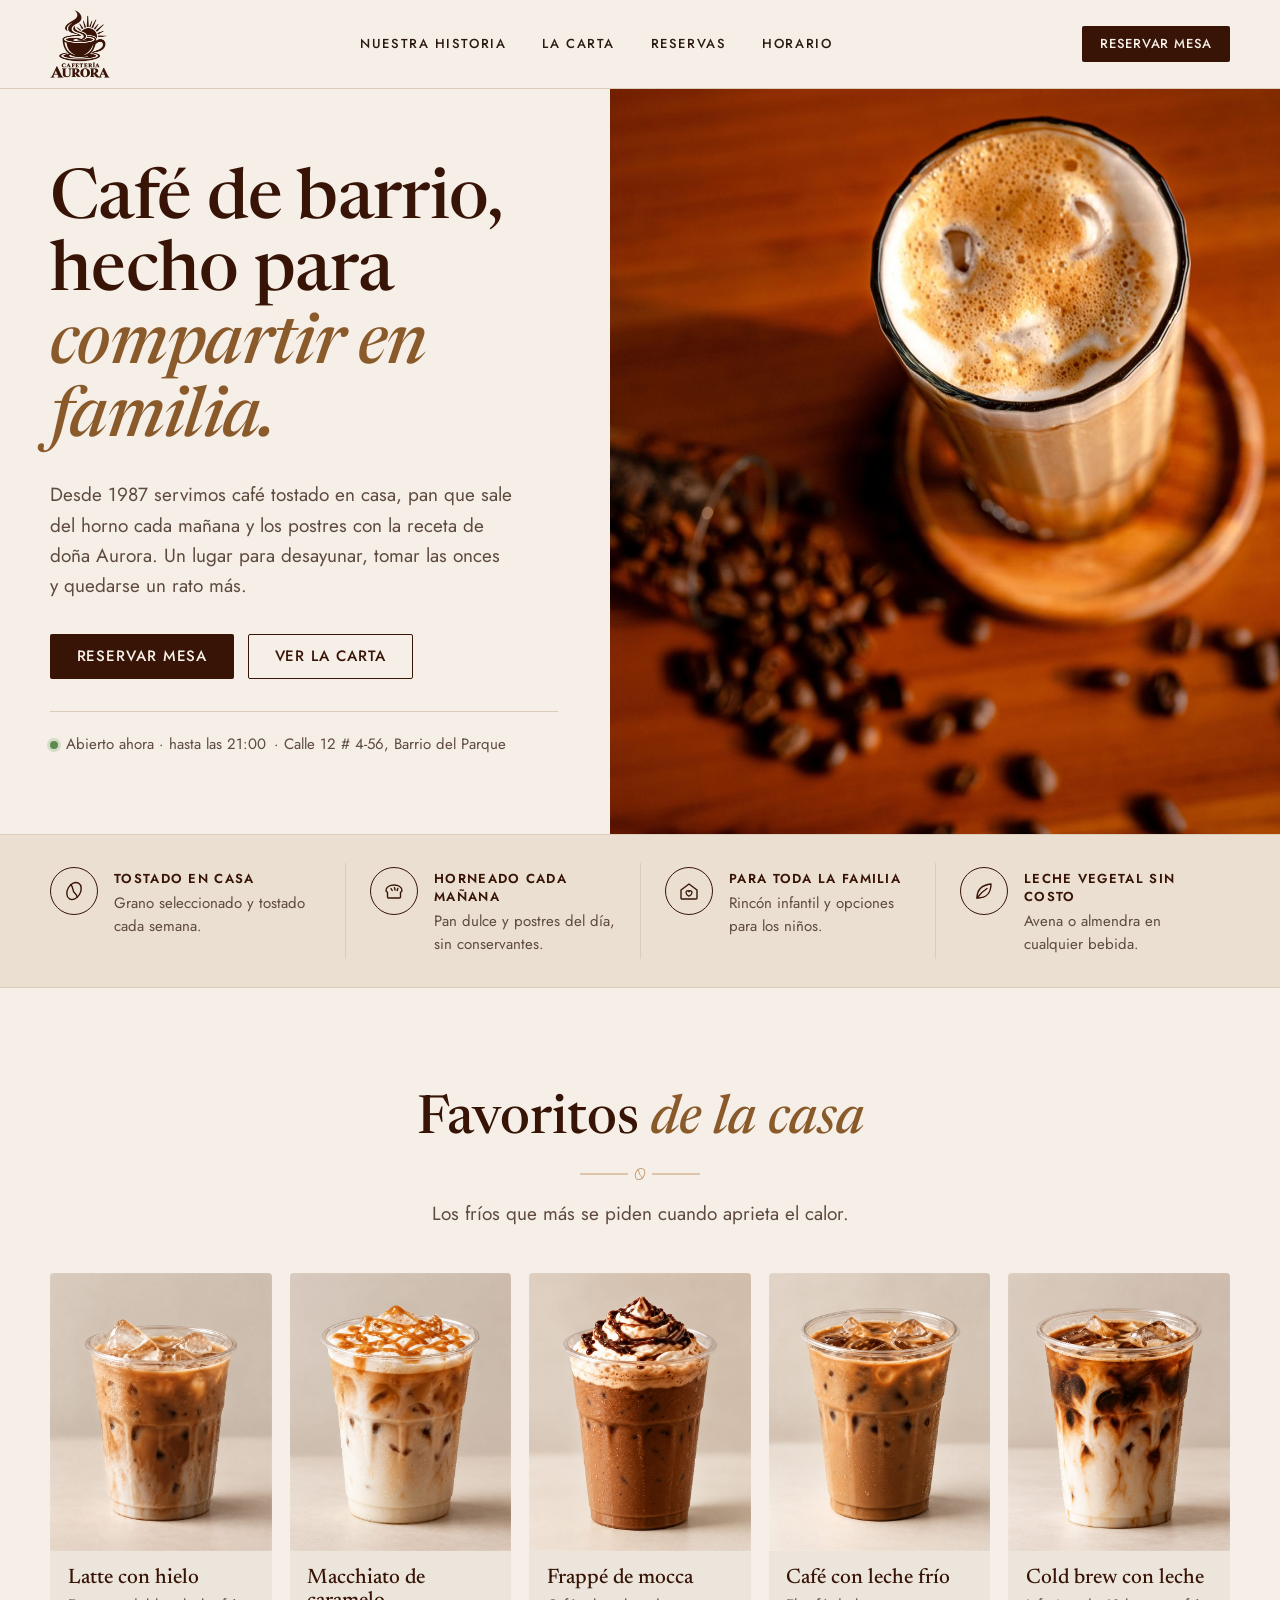
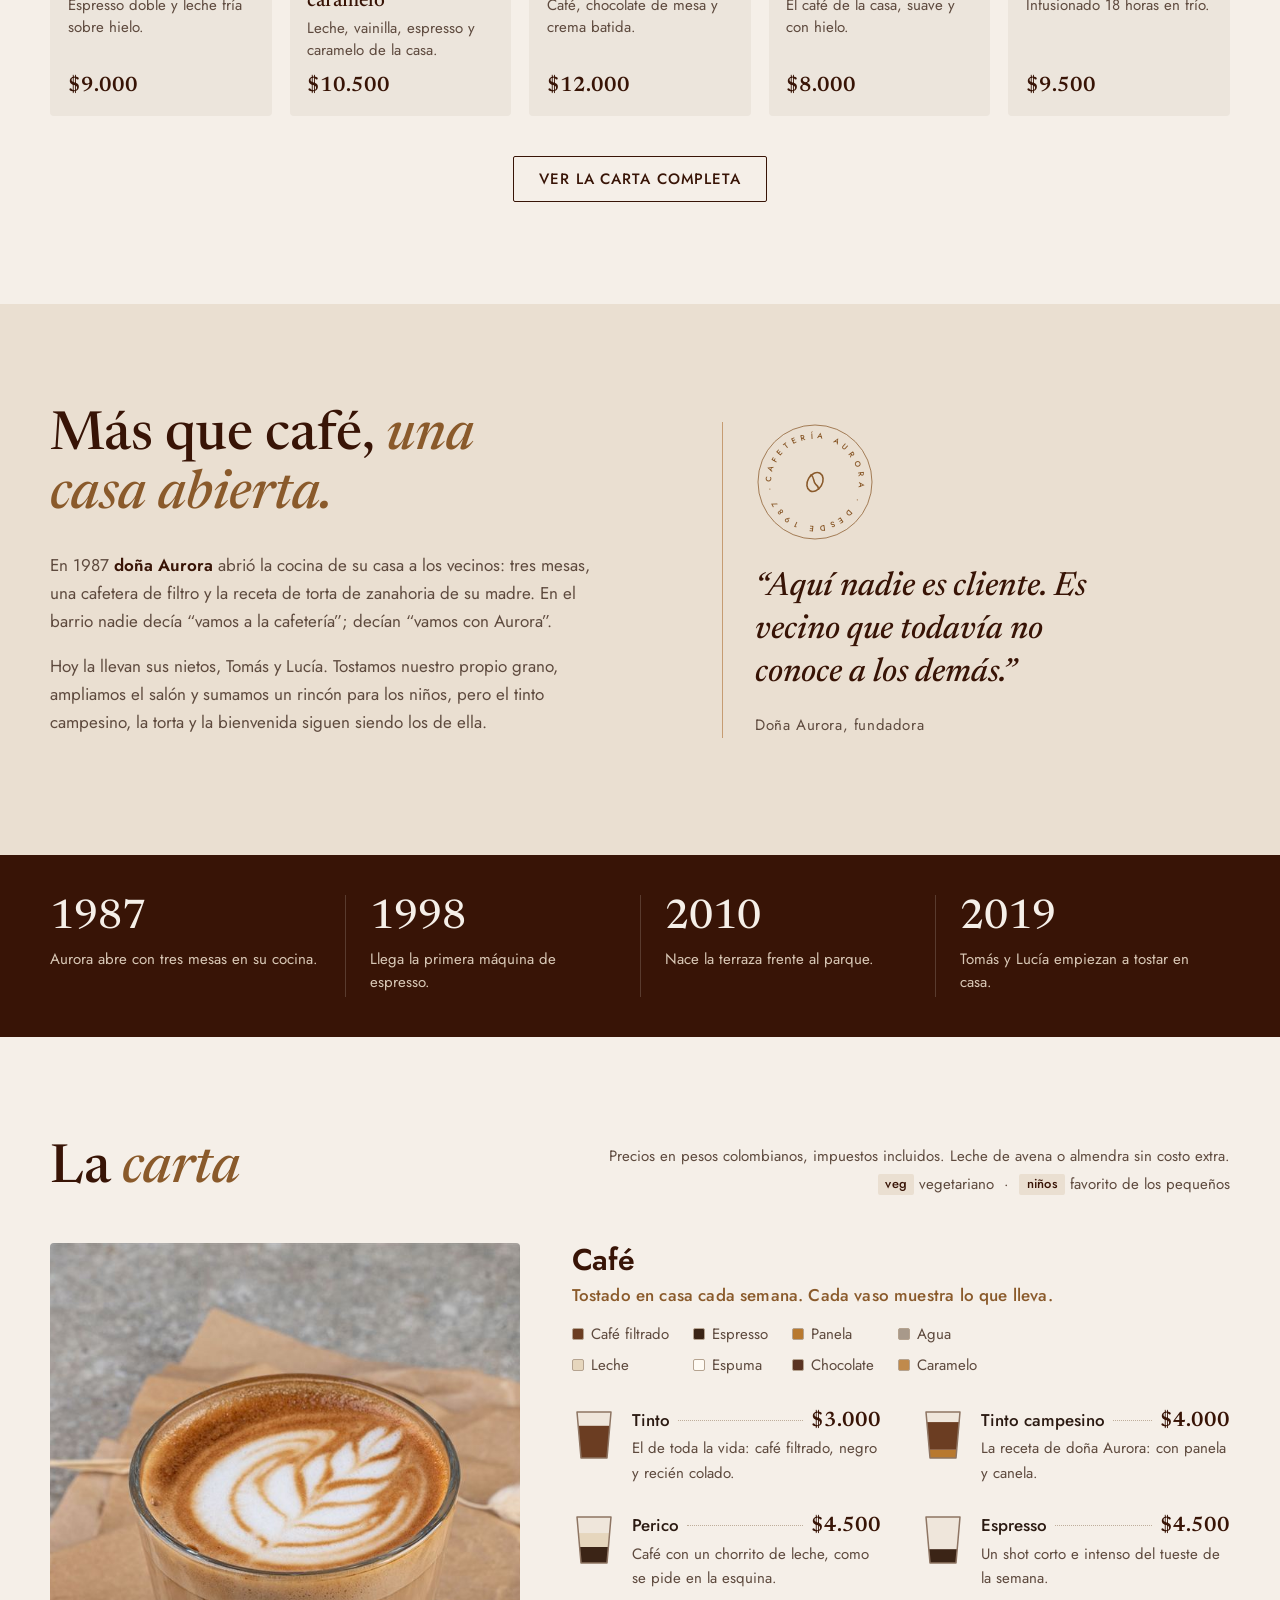
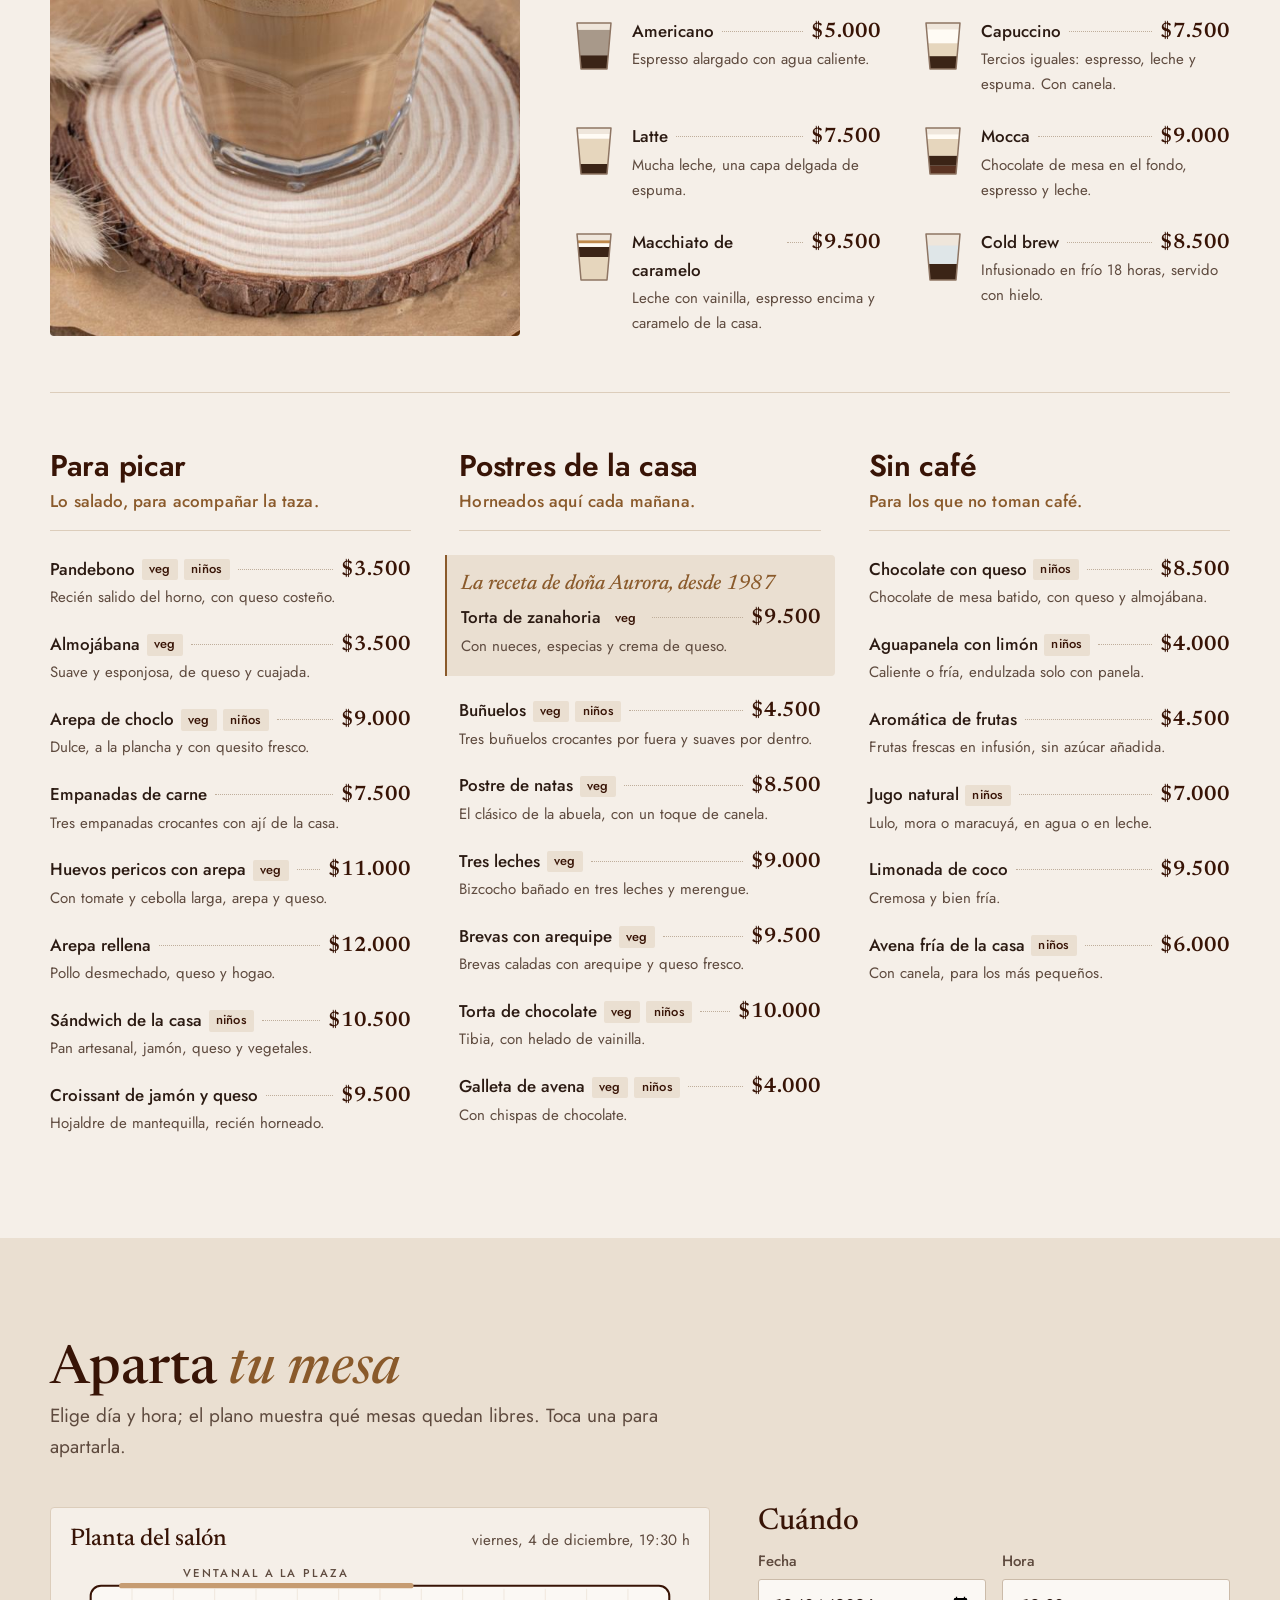
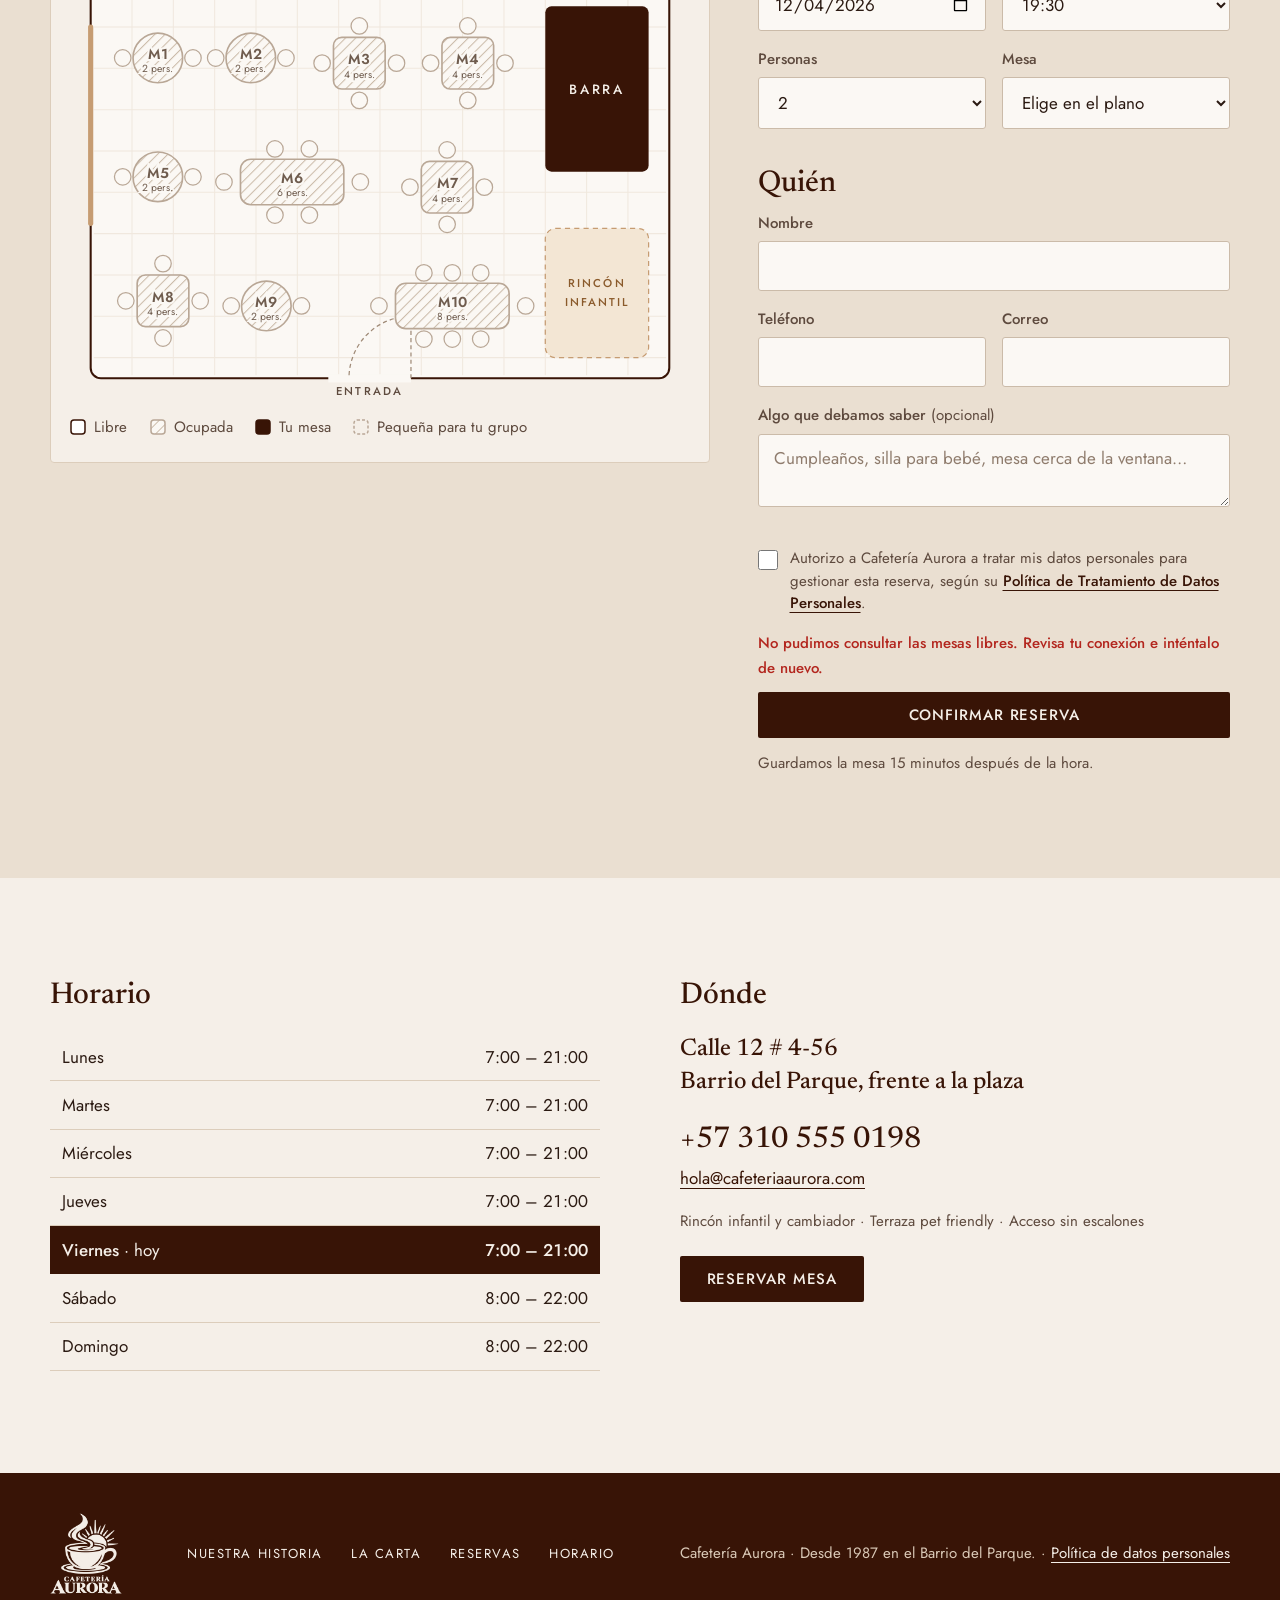
<file: index.html>
<!DOCTYPE html>
<html lang="es">
<head>
  <meta charset="UTF-8" />
  <meta name="viewport" content="width=device-width, initial-scale=1.0" />
  <title>Cafetería Aurora</title>
  <meta name="description" content="Cafetería Aurora, desde 1987 en el Barrio del Parque. Café tostado en casa, pan del día y postres de receta familiar. Consulta la carta y reserva tu mesa." />
  <meta name="theme-color" content="#F5EFE8" />
  <link rel="preconnect" href="https://fonts.googleapis.com" />
  <link rel="preconnect" href="https://fonts.gstatic.com" crossorigin />
  <link href="https://fonts.googleapis.com/css2?family=Newsreader:ital,opsz,wght@0,6..72,500;0,6..72,600;1,6..72,500&family=Jost:wght@400;500;600&display=swap" rel="stylesheet" />
  <link rel="stylesheet" href="styles.css?v=10" />
  <link rel="icon" type="image/png" href="assets/web/favicon.png" />
</head>
<body>

  <!-- Recursos gráficos reutilizables -->
  <svg class="sprite" aria-hidden="true" focusable="false">
    <defs>
      <symbol id="i-bean" viewBox="0 0 24 24"><ellipse cx="12" cy="12" rx="6.5" ry="9" transform="rotate(30 12 12)" fill="none" stroke="currentColor" stroke-width="1.4"/><path d="M8.6 5.6c3.4 2.4 1.2 6.6 4.2 8.6 1.6 1 2.2 2.6 2.4 4.2" fill="none" stroke="currentColor" stroke-width="1.4" stroke-linecap="round"/></symbol>
      <symbol id="i-bread" viewBox="0 0 24 24"><path d="M4 11.5c0-3.3 3.6-5.5 8-5.5s8 2.2 8 5.5c0 1-.7 1.6-1.5 1.8V18a1 1 0 0 1-1 1h-11a1 1 0 0 1-1-1v-4.7C4.7 13.1 4 12.5 4 11.5z" fill="none" stroke="currentColor" stroke-width="1.4" stroke-linejoin="round"/><path d="M9 9.5l1.2 2M12.5 8.8l.6 2.2M15.8 9.5l-.6 2" fill="none" stroke="currentColor" stroke-width="1.4" stroke-linecap="round"/></symbol>
      <symbol id="i-family" viewBox="0 0 24 24"><path d="M4 11l8-6 8 6v8a1 1 0 0 1-1 1H5a1 1 0 0 1-1-1z" fill="none" stroke="currentColor" stroke-width="1.4" stroke-linejoin="round"/><path d="M12 17.2s-3-1.8-3-3.8a1.6 1.6 0 0 1 3-.8 1.6 1.6 0 0 1 3 .8c0 2-3 3.8-3 3.8z" fill="none" stroke="currentColor" stroke-width="1.3" stroke-linejoin="round"/></symbol>
      <symbol id="i-leaf" viewBox="0 0 24 24"><path d="M5 19c0-8 5-13 14-14 0 9-5 14-13 14z" fill="none" stroke="currentColor" stroke-width="1.4" stroke-linejoin="round"/><path d="M5 19c3-4 6-7 10-9.5" fill="none" stroke="currentColor" stroke-width="1.4" stroke-linecap="round"/></symbol>
    </defs>
  </svg>

  <a class="skip" href="#main">Saltar al contenido</a>

  <header class="nav">
    <div class="wrap nav__inner">
      <a href="#main" class="nav__logo"><img src="assets/web/logo.png" alt="Cafetería Aurora" width="480" height="540" /></a>
      <nav class="nav__links" id="navLinks" aria-label="Principal">
        <a href="#historia">Nuestra historia</a>
        <a href="#carta">La carta</a>
        <a href="#reservas">Reservas</a>
        <a href="#visita">Horario</a>
      </nav>
      <a href="#reservas" class="btn btn--dark nav__cta">Reservar mesa</a>
      <button class="nav__toggle" aria-label="Abrir menú de navegación" aria-expanded="false" aria-controls="navLinks">
        <span></span><span></span>
      </button>
    </div>
  </header>

  <main id="main">

    <!-- ===== Portada ===== -->
    <section class="hero">
      <div class="hero__copy">
        <h1>Café de barrio, hecho para <em>compartir en familia.</em></h1>
        <p class="hero__lead">Desde 1987 servimos café tostado en casa, pan que sale del horno cada mañana y los postres con la receta de doña Aurora. Un lugar para desayunar, tomar las onces y quedarse un rato más.</p>
        <div class="hero__actions">
          <a href="#reservas" class="btn btn--dark">Reservar mesa</a>
          <a href="#carta" class="btn btn--line">Ver la carta</a>
        </div>
        <p class="hero__status"><span class="dot" aria-hidden="true"></span><span id="todayHours">Hoy abrimos de 7:00 a 21:00</span> · Calle 12 # 4-56, Barrio del Parque</p>
      </div>
      <figure class="hero__photo">
        <img src="assets/web/hero.jpg" alt="Latte frío en vaso de vidrio sobre una mesa de madera, junto a granos de café" width="2000" height="1333" fetchpriority="high" />
      </figure>
    </section>

    <!-- ===== Lo que nos define ===== -->
    <section class="perks" aria-label="Lo que nos define">
      <ul class="wrap perks__list">
        <li><svg aria-hidden="true"><use href="#i-bean"/></svg><div><h3>Tostado en casa</h3><p>Grano seleccionado y tostado cada semana.</p></div></li>
        <li><svg aria-hidden="true"><use href="#i-bread"/></svg><div><h3>Horneado cada mañana</h3><p>Pan dulce y postres del día, sin conservantes.</p></div></li>
        <li><svg aria-hidden="true"><use href="#i-family"/></svg><div><h3>Para toda la familia</h3><p>Rincón infantil y opciones para los niños.</p></div></li>
        <li><svg aria-hidden="true"><use href="#i-leaf"/></svg><div><h3>Leche vegetal sin costo</h3><p>Avena o almendra en cualquier bebida.</p></div></li>
      </ul>
    </section>

    <!-- ===== Favoritos ===== -->
    <section class="favorites" aria-labelledby="favTitle">
      <div class="wrap">
        <header class="section-head section-head--center">
          <h2 id="favTitle">Favoritos <em>de la casa</em></h2>
          <svg class="divider" viewBox="0 0 120 16" aria-hidden="true"><line x1="0" y1="8" x2="48" y2="8"/><line x1="72" y1="8" x2="120" y2="8"/><use href="#i-bean" x="52" y="-4" width="16" height="24"/></svg>
          <p>Los fríos que más se piden cuando aprieta el calor.</p>
        </header>
        <ul class="fav-list">
          <li class="fav">
            <img src="assets/web/favorito-1.jpg" alt="Latte con hielo en vaso transparente" width="700" height="875" loading="lazy" />
            <div class="fav__body"><h3>Latte con hielo</h3><p>Espresso doble y leche fría sobre hielo.</p><span class="fav__price">$9.000</span></div>
          </li>
          <li class="fav">
            <img src="assets/web/favorito-2.jpg" alt="Macchiato de caramelo frío con espuma y caramelo" width="700" height="875" loading="lazy" />
            <div class="fav__body"><h3>Macchiato de caramelo</h3><p>Leche, vainilla, espresso y caramelo de la casa.</p><span class="fav__price">$10.500</span></div>
          </li>
          <li class="fav">
            <img src="assets/web/favorito-3.jpg" alt="Frappé moka con crema batida y chocolate" width="700" height="875" loading="lazy" />
            <div class="fav__body"><h3>Frappé de mocca</h3><p>Café, chocolate de mesa y crema batida.</p><span class="fav__price">$12.000</span></div>
          </li>
          <li class="fav">
            <img src="assets/web/favorito-4.jpg" alt="Café con leche frío con hielo" width="700" height="875" loading="lazy" />
            <div class="fav__body"><h3>Café con leche frío</h3><p>El café de la casa, suave y con hielo.</p><span class="fav__price">$8.000</span></div>
          </li>
          <li class="fav">
            <img src="assets/web/favorito-5.jpg" alt="Cold brew con leche en vaso transparente" width="700" height="875" loading="lazy" />
            <div class="fav__body"><h3>Cold brew con leche</h3><p>Infusionado 18 horas en frío.</p><span class="fav__price">$9.500</span></div>
          </li>
        </ul>
        <p class="favorites__more"><a href="#carta" class="btn btn--line">Ver la carta completa</a></p>
      </div>
    </section>

    <!-- ===== Historia ===== -->
    <section class="story" id="historia">
      <div class="wrap story__grid">
        <div class="story__text">
          <h2>Más que café, <em>una casa abierta.</em></h2>
          <p>En 1987 <strong>doña Aurora</strong> abrió la cocina de su casa a los vecinos: tres mesas, una cafetera de filtro y la receta de torta de zanahoria de su madre. En el barrio nadie decía “vamos a la cafetería”; decían “vamos con Aurora”.</p>
          <p>Hoy la llevan sus nietos, Tomás y Lucía. Tostamos nuestro propio grano, ampliamos el salón y sumamos un rincón para los niños, pero el tinto campesino, la torta y la bienvenida siguen siendo los de ella.</p>
        </div>
        <figure class="story__quote">
          <!-- Sello propio: texto circular con el grano al centro -->
          <svg class="seal" viewBox="0 0 160 160" aria-hidden="true">
            <defs><path id="sealPath" d="M80 80m-58 0a58 58 0 1 1 116 0a58 58 0 1 1-116 0"/></defs>
            <circle cx="80" cy="80" r="76" fill="none" stroke="currentColor" stroke-width="1"/>
            <text><textPath href="#sealPath" textLength="358" lengthAdjust="spacing">CAFETERÍA AURORA · DESDE 1987 ·</textPath></text>
            <use href="#i-bean" x="62" y="56" width="36" height="48"/>
          </svg>
          <blockquote>“Aquí nadie es cliente. Es vecino que todavía no conoce a los demás.”</blockquote>
          <figcaption>Doña Aurora, fundadora</figcaption>
        </figure>
      </div>
    </section>

    <!-- ===== Fechas ===== -->
    <section class="years" aria-label="Nuestra historia en fechas">
      <dl class="wrap years__list">
        <div><dt>1987</dt><dd>Aurora abre con tres mesas en su cocina.</dd></div>
        <div><dt>1998</dt><dd>Llega la primera máquina de espresso.</dd></div>
        <div><dt>2010</dt><dd>Nace la terraza frente al parque.</dd></div>
        <div><dt>2019</dt><dd>Tomás y Lucía empiezan a tostar en casa.</dd></div>
      </dl>
    </section>

    <!-- ===== Carta ===== -->
    <section class="menu" id="carta">
      <div class="wrap">
        <header class="section-head menu__head">
          <h2>La <em>carta</em></h2>
          <p>Precios en pesos colombianos, impuestos incluidos. Leche de avena o almendra sin costo extra.<br />
            <span class="tag">veg</span> vegetariano &nbsp;·&nbsp; <span class="tag">niños</span> favorito de los pequeños</p>
        </header>

        <div class="coffee">
          <figure class="coffee__photo">
            <img src="assets/web/latte-arte.jpg" alt="Latte con arte de hoja en vaso de vidrio sobre una rodaja de madera" width="1400" height="933" loading="lazy" />
          </figure>
          <div class="coffee__body">
            <div class="coffee__intro">
              <h3>Café</h3>
              <p>Tostado en casa cada semana. Cada vaso muestra lo que lleva.</p>
              <ul class="layers-key" aria-label="Leyenda de capas">
                <li><i style="--c:var(--l-filtrado)"></i>Café filtrado</li>
                <li><i style="--c:var(--l-espresso)"></i>Espresso</li>
                <li><i style="--c:var(--l-panela)"></i>Panela</li>
                <li><i style="--c:var(--l-agua)"></i>Agua</li>
                <li><i style="--c:var(--l-leche)"></i>Leche</li>
                <li><i style="--c:var(--l-espuma)"></i>Espuma</li>
                <li><i style="--c:var(--l-choco)"></i>Chocolate</li>
                <li><i style="--c:var(--l-caramelo)"></i>Caramelo</li>
              </ul>
            </div>
            <ul class="coffee__list" id="coffeeList"></ul>
          </div>
        </div>

        <div class="columns">
          <div>
            <h3>Para picar</h3>
            <p class="columns__lead">Lo salado, para acompañar la taza.</p>
            <ul class="list" id="saladosList"></ul>
          </div>
          <div>
            <h3>Postres de la casa</h3>
            <p class="columns__lead">Horneados aquí cada mañana.</p>
            <ul class="list" id="postresList"></ul>
          </div>
          <div>
            <h3>Sin café</h3>
            <p class="columns__lead">Para los que no toman café.</p>
            <ul class="list" id="otrasList"></ul>
          </div>
        </div>
      </div>
    </section>

    <!-- ===== Reservas ===== -->
    <section class="reserve" id="reservas">
      <div class="wrap">
        <header class="section-head">
          <h2>Aparta <em>tu mesa</em></h2>
          <p>Elige día y hora; el plano muestra qué mesas quedan libres. Toca una para apartarla.</p>
        </header>

        <div class="reserve__grid">
          <div class="plan">
            <div class="plan__bar">
              <strong>Planta del salón</strong>
              <span id="floorWhen">Selecciona fecha y hora</span>
            </div>
            <svg class="plan__map" id="floorMap" viewBox="0 0 600 420" role="group" aria-label="Plano de la cafetería con mesas"></svg>
            <ul class="legend">
              <li><svg viewBox="0 0 16 16"><rect x="1" y="1" width="14" height="14" class="lg-free"/></svg>Libre</li>
              <li><svg viewBox="0 0 16 16"><rect x="1" y="1" width="14" height="14" class="lg-busy"/></svg>Ocupada</li>
              <li><svg viewBox="0 0 16 16"><rect x="1" y="1" width="14" height="14" class="lg-sel"/></svg>Tu mesa</li>
              <li><svg viewBox="0 0 16 16"><rect x="1" y="1" width="14" height="14" class="lg-small"/></svg>Pequeña para tu grupo</li>
            </ul>
          </div>

          <form class="form" id="reserveForm" novalidate>
            <fieldset>
              <legend>Cuándo</legend>
              <div class="form__row">
                <label>Fecha <input type="date" id="date" name="date" required /></label>
                <label>Hora <select id="time" name="time" required></select></label>
              </div>
              <div class="form__row">
                <label>Personas
                  <select id="guests" name="guests">
                    <option value="1">1</option>
                    <option value="2" selected>2</option>
                    <option value="3">3</option>
                    <option value="4">4</option>
                    <option value="5">5</option>
                    <option value="6">6</option>
                    <option value="7">7</option>
                    <option value="8">8</option>
                  </select>
                </label>
                <label>Mesa
                  <select id="table" name="table" required><option value="">Elige en el plano</option></select>
                </label>
              </div>
            </fieldset>
            <fieldset>
              <legend>Quién</legend>
              <label>Nombre <input type="text" id="name" name="name" autocomplete="name" required /></label>
              <div class="form__row">
                <label>Teléfono <input type="tel" id="phone" name="phone" autocomplete="tel" required /></label>
                <label>Correo <input type="email" id="email" name="email" autocomplete="email" required /></label>
              </div>
              <label>Algo que debamos saber <span class="opt">(opcional)</span>
                <textarea id="notes" name="notes" rows="2" placeholder="Cumpleaños, silla para bebé, mesa cerca de la ventana…"></textarea>
              </label>
            </fieldset>
            <label class="form__consent">
              <input type="checkbox" id="consent" name="consent" required />
              <span>Autorizo a Cafetería Aurora a tratar mis datos personales para gestionar esta reserva, según su <a href="privacidad.html" target="_blank" rel="noopener">Política de Tratamiento de Datos Personales</a>.</span>
            </label>
            <div class="form__captcha" id="captcha"></div>
            <p class="form__error" id="formError" role="alert"></p>
            <button type="submit" class="btn btn--dark btn--block">Confirmar reserva</button>
            <p class="form__hint">Guardamos la mesa 15 minutos después de la hora.</p>
          </form>
        </div>
      </div>
    </section>

    <!-- ===== Horario y ubicación ===== -->
    <section class="visit" id="visita">
      <div class="wrap visit__grid">
        <div>
          <h2>Horario</h2>
          <table class="hours" id="hoursTable">
            <tbody>
              <tr data-day="1"><th>Lunes</th><td>7:00 – 21:00</td></tr>
              <tr data-day="2"><th>Martes</th><td>7:00 – 21:00</td></tr>
              <tr data-day="3"><th>Miércoles</th><td>7:00 – 21:00</td></tr>
              <tr data-day="4"><th>Jueves</th><td>7:00 – 21:00</td></tr>
              <tr data-day="5"><th>Viernes</th><td>7:00 – 21:00</td></tr>
              <tr data-day="6"><th>Sábado</th><td>8:00 – 22:00</td></tr>
              <tr data-day="0"><th>Domingo</th><td>8:00 – 22:00</td></tr>
            </tbody>
          </table>
        </div>
        <div>
          <h2>Dónde</h2>
          <p class="visit__addr">Calle 12 # 4-56<br />Barrio del Parque, frente a la plaza</p>
          <p class="visit__phone"><a href="tel:+573105550198">+57 310 555 0198</a></p>
          <p><a href="mailto:hola@cafeteriaaurora.com">hola@cafeteriaaurora.com</a></p>
          <p class="visit__extra">Rincón infantil y cambiador · Terraza pet friendly · Acceso sin escalones</p>
          <a href="#reservas" class="btn btn--dark">Reservar mesa</a>
        </div>
      </div>
    </section>
  </main>

  <footer class="footer">
    <div class="wrap footer__inner">
      <a href="#main" class="footer__logo" aria-label="Cafetería Aurora, volver al inicio"></a>
      <nav class="footer__links" aria-label="Pie de página">
        <a href="#historia">Nuestra historia</a>
        <a href="#carta">La carta</a>
        <a href="#reservas">Reservas</a>
        <a href="#visita">Horario</a>
      </nav>
      <p>Cafetería Aurora · Desde 1987 en el Barrio del Parque. · <a href="privacidad.html">Política de datos personales</a></p>
    </div>
  </footer>

  <div class="modal" id="modal" hidden>
    <div class="modal__box" role="dialog" aria-modal="true" aria-labelledby="modalTitle">
      <img class="modal__logo" src="assets/web/logo.png" alt="" width="480" height="540" />
      <h3 id="modalTitle">Mesa apartada</h3>
      <div id="modalBody"></div>
      <button class="btn btn--dark" id="modalClose">Listo</button>
    </div>
  </div>

  <script src="config.js?v=4"></script>
  <script src="script.js?v=7"></script>
</body>
</html>
</file>
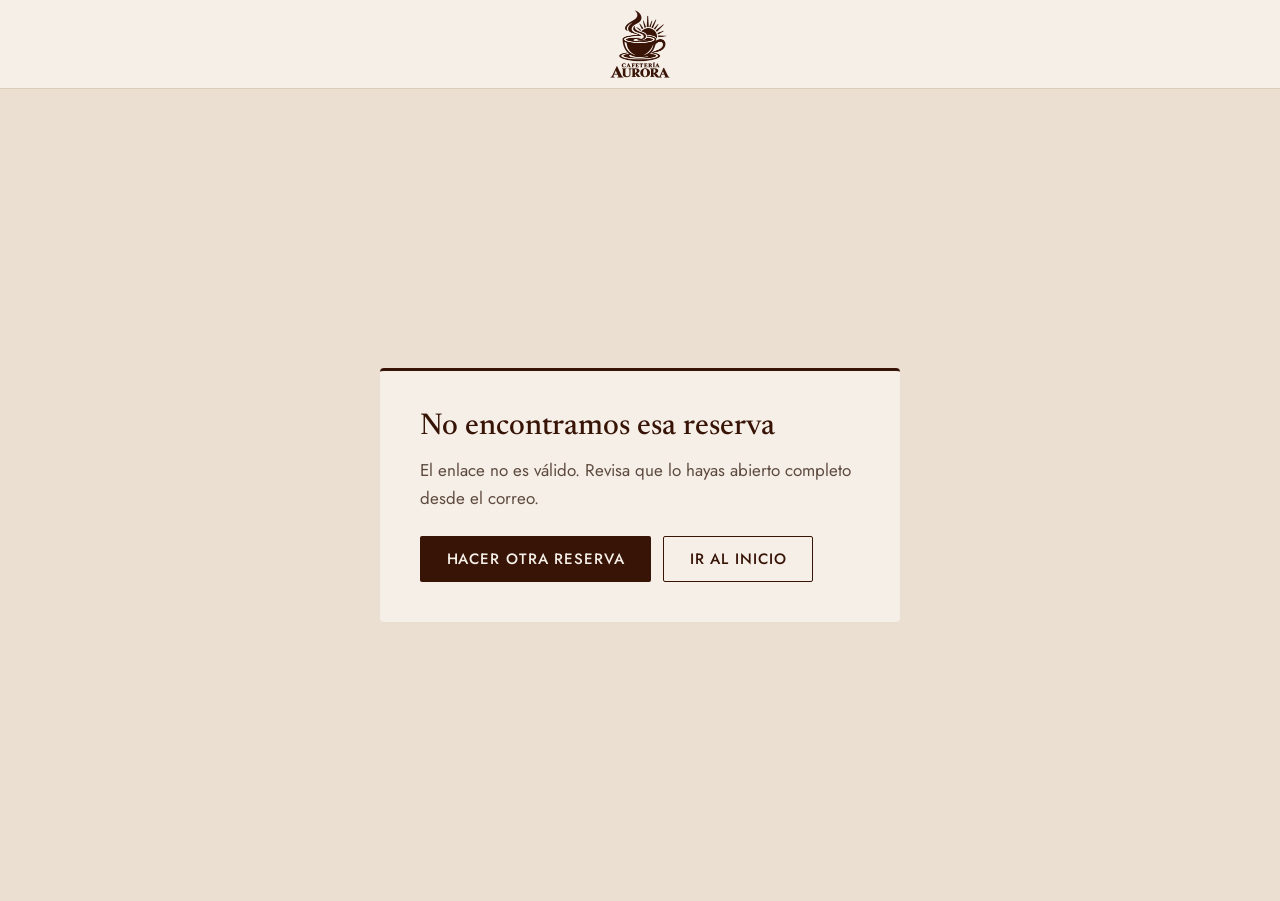
<file: cancelar.html>
<!DOCTYPE html>
<html lang="es">
<head>
  <meta charset="UTF-8" />
  <meta name="viewport" content="width=device-width, initial-scale=1.0" />
  <title>Cancelar reserva · Cafetería Aurora</title>
  <meta name="robots" content="noindex" />
  <meta name="theme-color" content="#F5EFE8" />
  <link rel="preconnect" href="https://fonts.googleapis.com" />
  <link rel="preconnect" href="https://fonts.gstatic.com" crossorigin />
  <link href="https://fonts.googleapis.com/css2?family=Newsreader:ital,opsz,wght@0,6..72,500;0,6..72,600;1,6..72,500&family=Jost:wght@400;500;600&display=swap" rel="stylesheet" />
  <link rel="stylesheet" href="styles.css?v=10" />
  <link rel="icon" type="image/png" href="assets/web/favicon.png" />
</head>
<body class="page-cancel">

  <header class="nav">
    <div class="wrap nav__inner">
      <a href="./" class="nav__logo"><img src="assets/web/logo.png" alt="Cafetería Aurora, volver al inicio" width="480" height="540" /></a>
    </div>
  </header>

  <main class="cancel">
    <div class="cancel__box" id="cancelBox" aria-live="polite">
      <h1>Consultando tu reserva…</h1>
    </div>
  </main>

  <script src="config.js?v=4"></script>
  <script src="cancelar.js?v=3"></script>
</body>
</html>
</file>
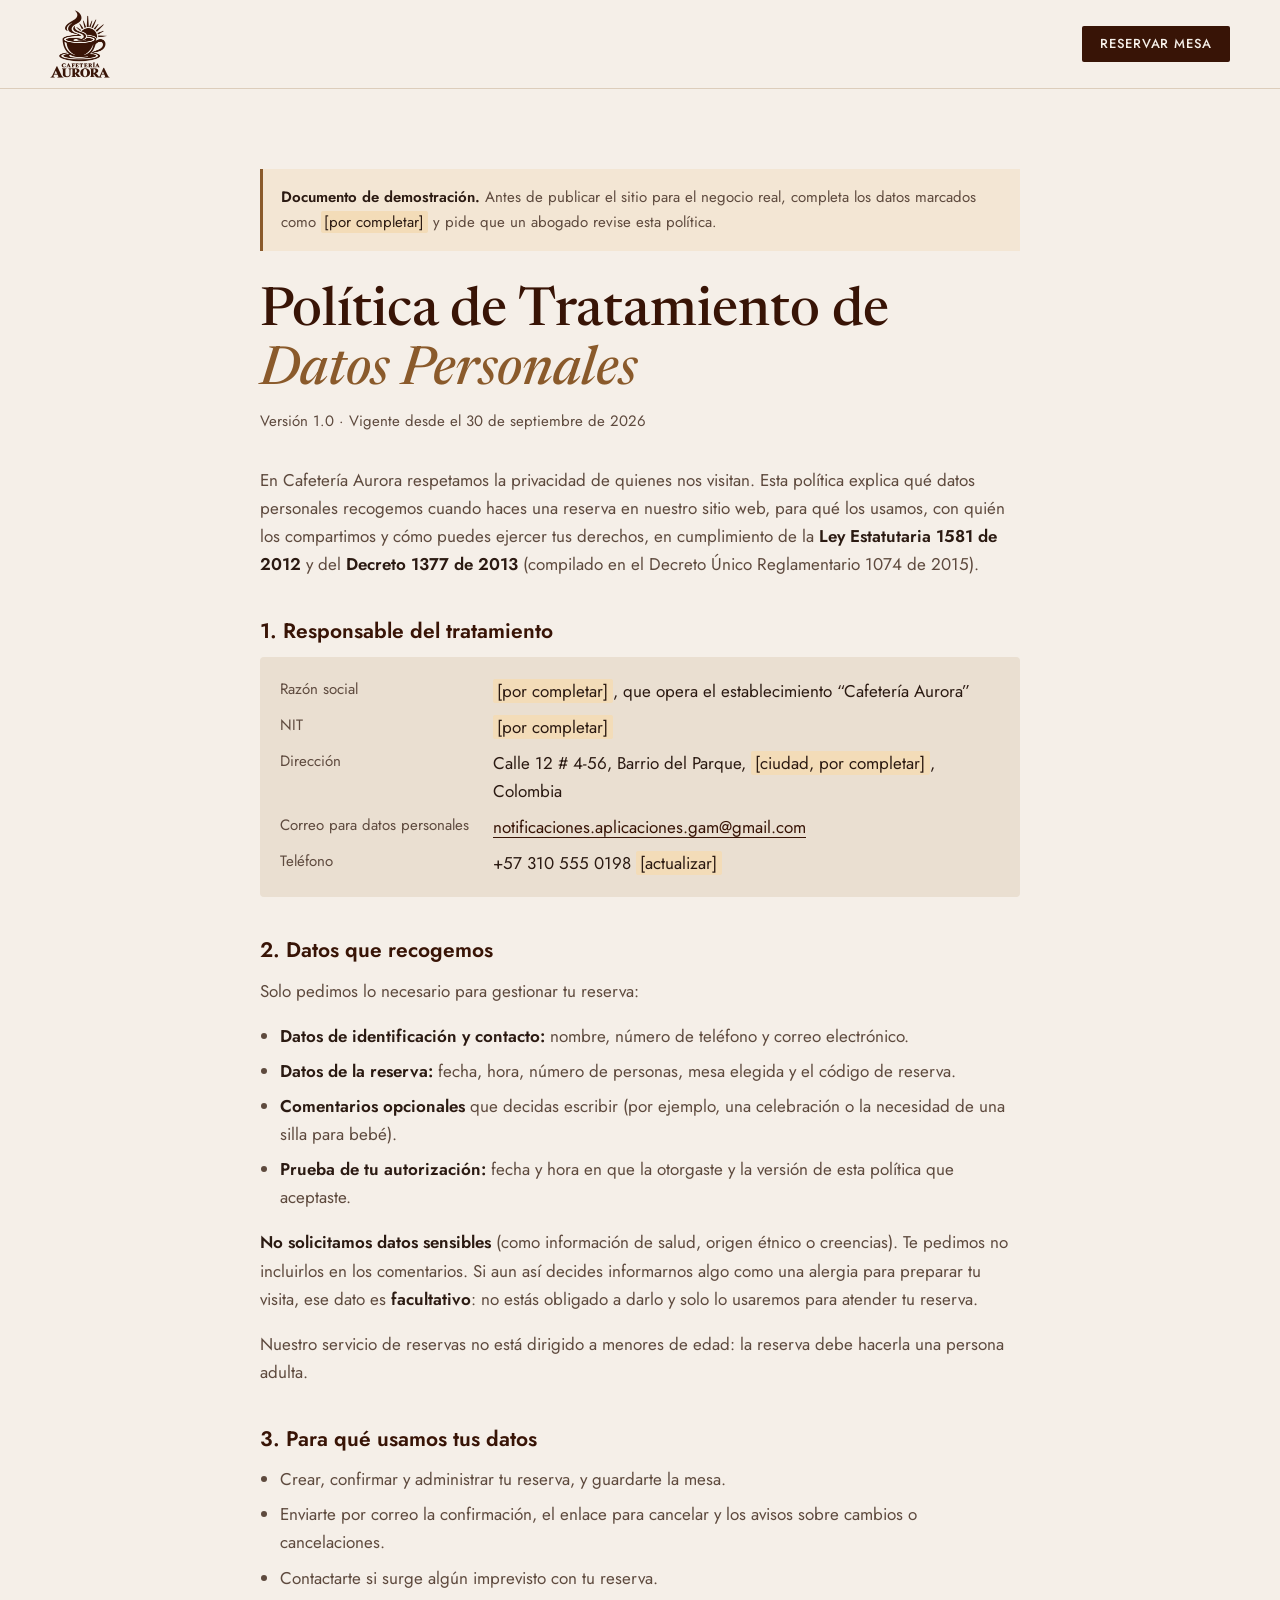
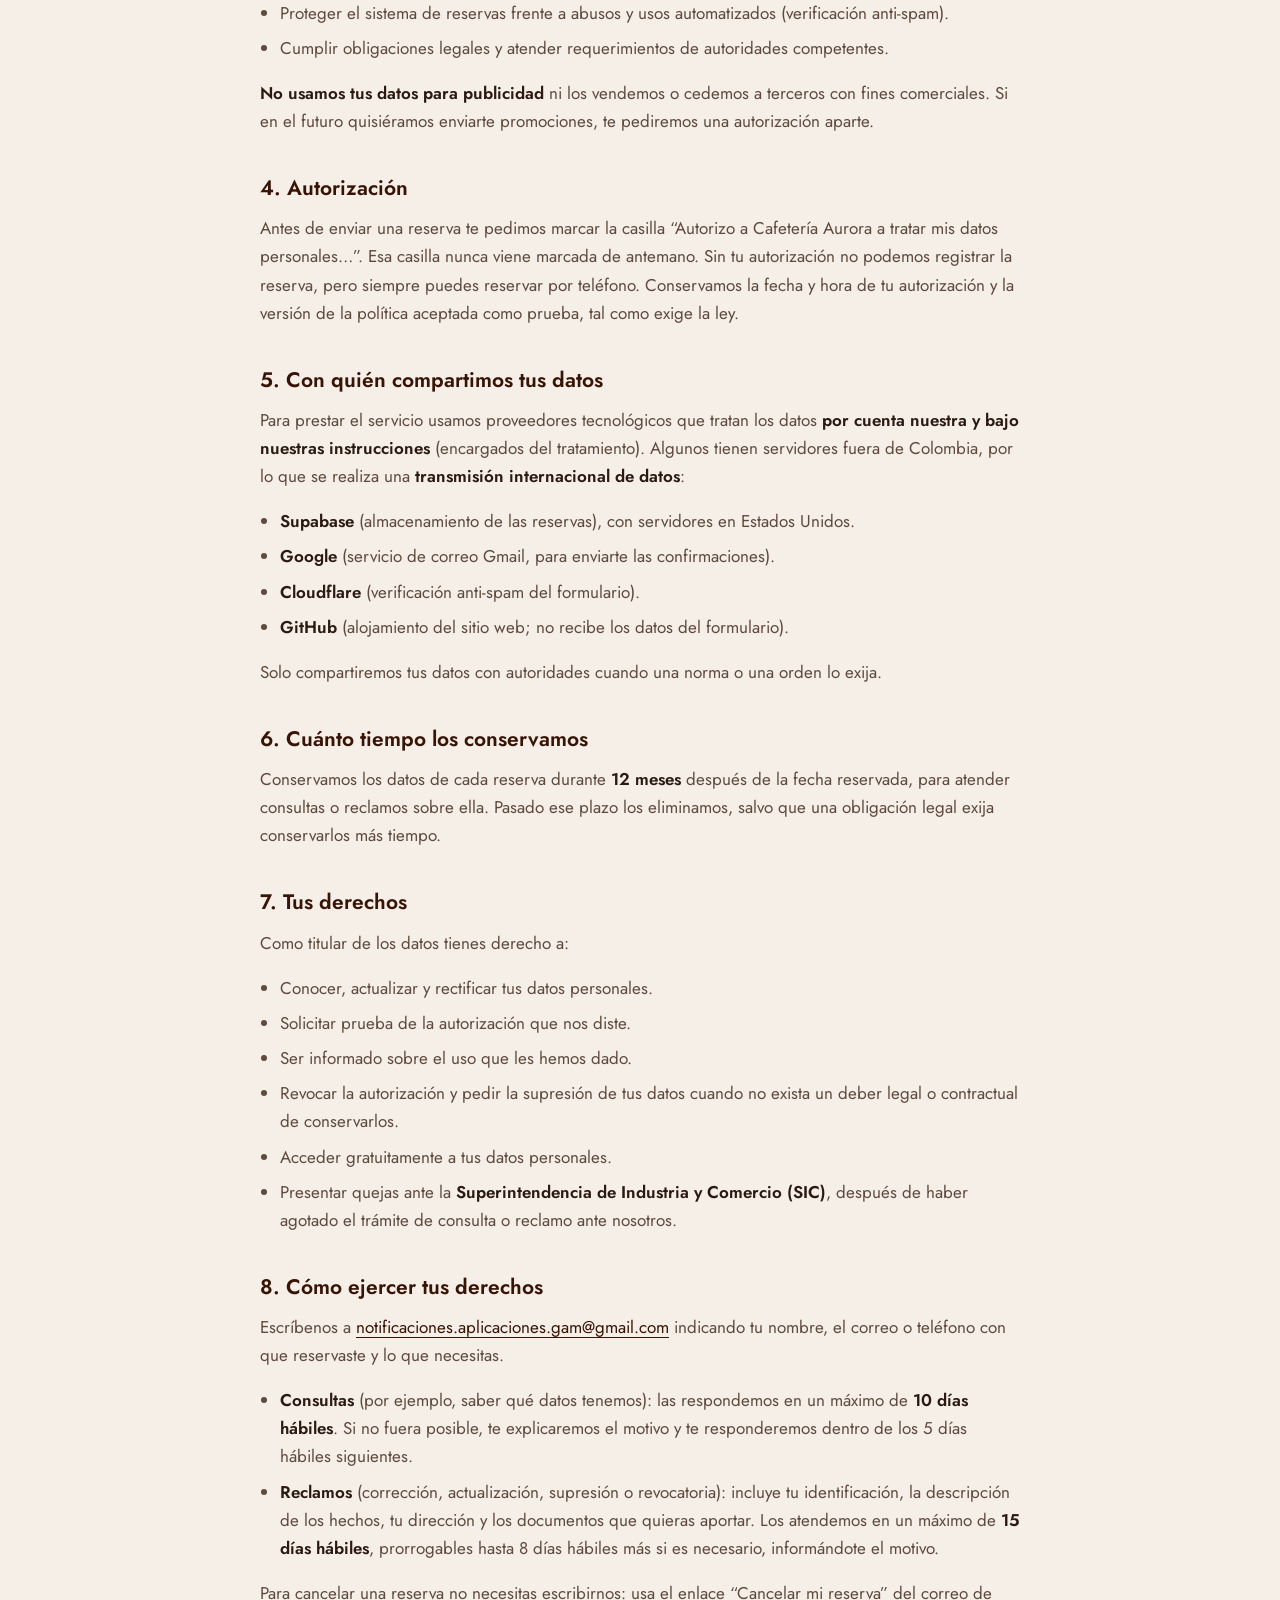
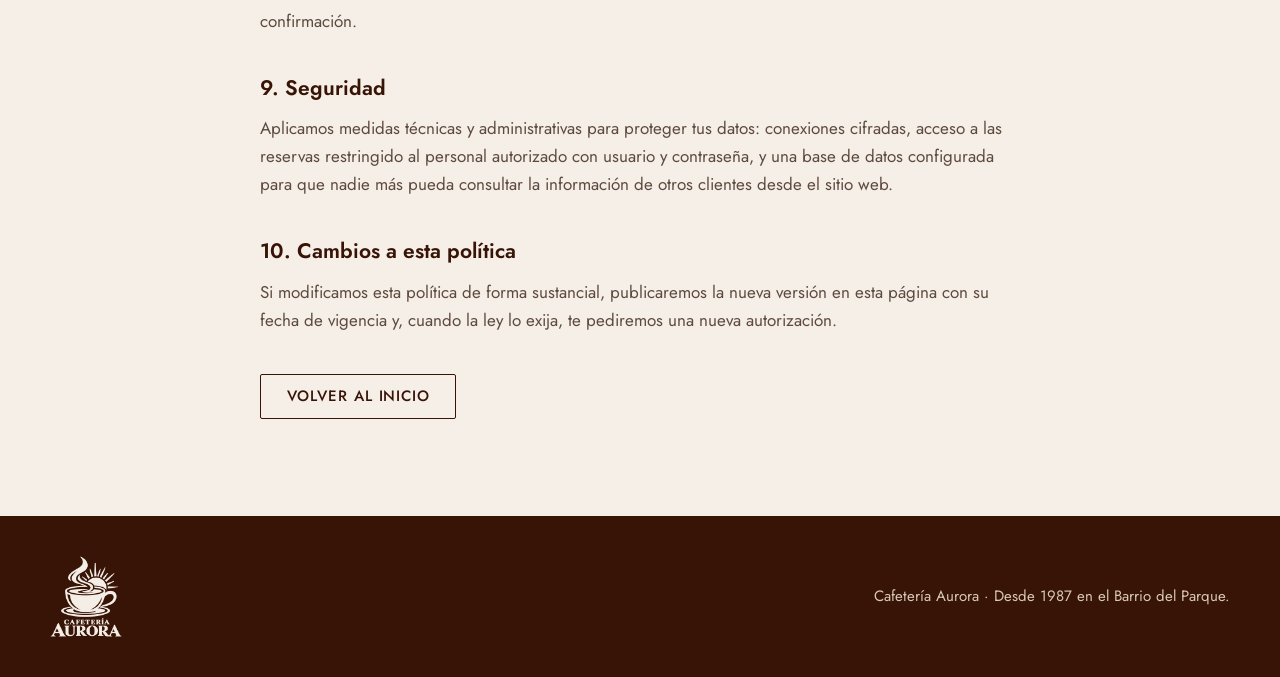
<file: privacidad.html>
<!DOCTYPE html>
<html lang="es">
<head>
  <meta charset="UTF-8" />
  <meta name="viewport" content="width=device-width, initial-scale=1.0" />
  <title>Política de Tratamiento de Datos Personales · Cafetería Aurora</title>
  <meta name="description" content="Política de Tratamiento de Datos Personales de Cafetería Aurora, conforme a la Ley 1581 de 2012." />
  <meta name="theme-color" content="#F5EFE8" />
  <link rel="preconnect" href="https://fonts.googleapis.com" />
  <link rel="preconnect" href="https://fonts.gstatic.com" crossorigin />
  <link href="https://fonts.googleapis.com/css2?family=Newsreader:ital,opsz,wght@0,6..72,500;0,6..72,600;1,6..72,500&family=Jost:wght@400;500;600&display=swap" rel="stylesheet" />
  <link rel="stylesheet" href="styles.css?v=10" />
  <link rel="icon" type="image/png" href="assets/web/favicon.png" />
</head>
<body class="page-legal">

  <header class="nav">
    <div class="wrap nav__inner">
      <a href="./" class="nav__logo"><img src="assets/web/logo.png" alt="Cafetería Aurora, volver al inicio" width="480" height="540" /></a>
      <a href="./#reservas" class="btn btn--dark nav__cta">Reservar mesa</a>
    </div>
  </header>

  <main class="legal">
    <div class="wrap legal__inner">
      <p class="legal__draft" role="note">
        <strong>Documento de demostración.</strong> Antes de publicar el sitio para el negocio real, completa los datos
        marcados como <mark>[por completar]</mark> y pide que un abogado revise esta política.
      </p>

      <h1>Política de Tratamiento de <em>Datos Personales</em></h1>
      <p class="legal__meta">Versión 1.0 · Vigente desde el 30 de septiembre de 2026</p>

      <p>En Cafetería Aurora respetamos la privacidad de quienes nos visitan. Esta política explica qué datos personales recogemos cuando haces una reserva en nuestro sitio web, para qué los usamos, con quién los compartimos y cómo puedes ejercer tus derechos, en cumplimiento de la <strong>Ley Estatutaria 1581 de 2012</strong> y del <strong>Decreto 1377 de 2013</strong> (compilado en el Decreto Único Reglamentario 1074 de 2015).</p>

      <h2>1. Responsable del tratamiento</h2>
      <dl class="legal__card">
        <dt>Razón social</dt><dd><mark>[por completar]</mark>, que opera el establecimiento “Cafetería Aurora”</dd>
        <dt>NIT</dt><dd><mark>[por completar]</mark></dd>
        <dt>Dirección</dt><dd>Calle 12 # 4-56, Barrio del Parque, <mark>[ciudad, por completar]</mark>, Colombia</dd>
        <dt>Correo para datos personales</dt><dd><a href="mailto:notificaciones.aplicaciones.gam@gmail.com">notificaciones.aplicaciones.gam@gmail.com</a></dd>
        <dt>Teléfono</dt><dd>+57 310 555 0198 <mark>[actualizar]</mark></dd>
      </dl>

      <h2>2. Datos que recogemos</h2>
      <p>Solo pedimos lo necesario para gestionar tu reserva:</p>
      <ul>
        <li><strong>Datos de identificación y contacto:</strong> nombre, número de teléfono y correo electrónico.</li>
        <li><strong>Datos de la reserva:</strong> fecha, hora, número de personas, mesa elegida y el código de reserva.</li>
        <li><strong>Comentarios opcionales</strong> que decidas escribir (por ejemplo, una celebración o la necesidad de una silla para bebé).</li>
        <li><strong>Prueba de tu autorización:</strong> fecha y hora en que la otorgaste y la versión de esta política que aceptaste.</li>
      </ul>
      <p><strong>No solicitamos datos sensibles</strong> (como información de salud, origen étnico o creencias). Te pedimos no incluirlos en los comentarios. Si aun así decides informarnos algo como una alergia para preparar tu visita, ese dato es <strong>facultativo</strong>: no estás obligado a darlo y solo lo usaremos para atender tu reserva.</p>
      <p>Nuestro servicio de reservas no está dirigido a menores de edad: la reserva debe hacerla una persona adulta.</p>

      <h2>3. Para qué usamos tus datos</h2>
      <ul>
        <li>Crear, confirmar y administrar tu reserva, y guardarte la mesa.</li>
        <li>Enviarte por correo la confirmación, el enlace para cancelar y los avisos sobre cambios o cancelaciones.</li>
        <li>Contactarte si surge algún imprevisto con tu reserva.</li>
        <li>Proteger el sistema de reservas frente a abusos y usos automatizados (verificación anti-spam).</li>
        <li>Cumplir obligaciones legales y atender requerimientos de autoridades competentes.</li>
      </ul>
      <p><strong>No usamos tus datos para publicidad</strong> ni los vendemos o cedemos a terceros con fines comerciales. Si en el futuro quisiéramos enviarte promociones, te pediremos una autorización aparte.</p>

      <h2>4. Autorización</h2>
      <p>Antes de enviar una reserva te pedimos marcar la casilla “Autorizo a Cafetería Aurora a tratar mis datos personales…”. Esa casilla nunca viene marcada de antemano. Sin tu autorización no podemos registrar la reserva, pero siempre puedes reservar por teléfono. Conservamos la fecha y hora de tu autorización y la versión de la política aceptada como prueba, tal como exige la ley.</p>

      <h2>5. Con quién compartimos tus datos</h2>
      <p>Para prestar el servicio usamos proveedores tecnológicos que tratan los datos <strong>por cuenta nuestra y bajo nuestras instrucciones</strong> (encargados del tratamiento). Algunos tienen servidores fuera de Colombia, por lo que se realiza una <strong>transmisión internacional de datos</strong>:</p>
      <ul>
        <li><strong>Supabase</strong> (almacenamiento de las reservas), con servidores en Estados Unidos.</li>
        <li><strong>Google</strong> (servicio de correo Gmail, para enviarte las confirmaciones).</li>
        <li><strong>Cloudflare</strong> (verificación anti-spam del formulario).</li>
        <li><strong>GitHub</strong> (alojamiento del sitio web; no recibe los datos del formulario).</li>
      </ul>
      <p>Solo compartiremos tus datos con autoridades cuando una norma o una orden lo exija.</p>

      <h2>6. Cuánto tiempo los conservamos</h2>
      <p>Conservamos los datos de cada reserva durante <strong>12 meses</strong> después de la fecha reservada, para atender consultas o reclamos sobre ella. Pasado ese plazo los eliminamos, salvo que una obligación legal exija conservarlos más tiempo.</p>

      <h2>7. Tus derechos</h2>
      <p>Como titular de los datos tienes derecho a:</p>
      <ul>
        <li>Conocer, actualizar y rectificar tus datos personales.</li>
        <li>Solicitar prueba de la autorización que nos diste.</li>
        <li>Ser informado sobre el uso que les hemos dado.</li>
        <li>Revocar la autorización y pedir la supresión de tus datos cuando no exista un deber legal o contractual de conservarlos.</li>
        <li>Acceder gratuitamente a tus datos personales.</li>
        <li>Presentar quejas ante la <strong>Superintendencia de Industria y Comercio (SIC)</strong>, después de haber agotado el trámite de consulta o reclamo ante nosotros.</li>
      </ul>

      <h2>8. Cómo ejercer tus derechos</h2>
      <p>Escríbenos a <a href="mailto:notificaciones.aplicaciones.gam@gmail.com">notificaciones.aplicaciones.gam@gmail.com</a> indicando tu nombre, el correo o teléfono con que reservaste y lo que necesitas.</p>
      <ul>
        <li><strong>Consultas</strong> (por ejemplo, saber qué datos tenemos): las respondemos en un máximo de <strong>10 días hábiles</strong>. Si no fuera posible, te explicaremos el motivo y te responderemos dentro de los 5 días hábiles siguientes.</li>
        <li><strong>Reclamos</strong> (corrección, actualización, supresión o revocatoria): incluye tu identificación, la descripción de los hechos, tu dirección y los documentos que quieras aportar. Los atendemos en un máximo de <strong>15 días hábiles</strong>, prorrogables hasta 8 días hábiles más si es necesario, informándote el motivo.</li>
      </ul>
      <p>Para cancelar una reserva no necesitas escribirnos: usa el enlace “Cancelar mi reserva” del correo de confirmación.</p>

      <h2>9. Seguridad</h2>
      <p>Aplicamos medidas técnicas y administrativas para proteger tus datos: conexiones cifradas, acceso a las reservas restringido al personal autorizado con usuario y contraseña, y una base de datos configurada para que nadie más pueda consultar la información de otros clientes desde el sitio web.</p>

      <h2>10. Cambios a esta política</h2>
      <p>Si modificamos esta política de forma sustancial, publicaremos la nueva versión en esta página con su fecha de vigencia y, cuando la ley lo exija, te pediremos una nueva autorización.</p>

      <p class="legal__back"><a class="btn btn--line" href="./">Volver al inicio</a></p>
    </div>
  </main>

  <footer class="footer">
    <div class="wrap footer__inner">
      <a href="./" class="footer__logo" aria-label="Cafetería Aurora, volver al inicio"></a>
      <p>Cafetería Aurora · Desde 1987 en el Barrio del Parque.</p>
    </div>
  </footer>
</body>
</html>
</file>
<file: styles.css>
/* =========================================================
   Cafetería Aurora — dirección "editorial cálida"
   Hueso      #F5EFE8  fondo principal
   Arena      #EADFD1  bandas y superficies alternas
   Chocolate  #381406  color del logo: títulos, botones, bandas oscuras
   Caramelo   #8A5A2B  palabra en cursiva de cada título (solo texto grande)
   Miel       #C69C72  detalles decorativos, nunca texto

   Tipografía
   Serif  Newsreader  — títulos, con una palabra en cursiva; precios.
          Contraste moderado: los trazos finos siguen siendo visibles
          en la cursiva y a tamaños medianos (Bodoni se perdía).
   Sans   Jost        — texto e interfaz
   ========================================================= */
:root {
  --hueso: #f5efe8;
  --hueso-claro: #fbf8f4;
  --arena: #eadfd1;
  --arena-2: #dccdbb;
  --chocolate: #381406;
  --chocolate-2: #52240f;
  --tinta: #2b1a12;
  --texto-2: #5e4a3e;
  --caramelo: #8a5a2b;
  --miel: #c69c72;
  --raya: #dccdbb;
  --borde: #cbbba9;

  /* Capas de los vasos de la carta */
  --l-espresso: #3b2416;
  --l-agua: #a8998a;
  --l-leche: #e6d6bd;
  --l-espuma: #fffbf4;
  --l-choco: #5a3322;
  --l-caramelo: #c08a4c;
  --l-filtrado: #6b3d22;  /* tinto: café de filtro, más claro que el espresso */
  --l-panela: #b8792f;
  --l-hielo: #dfe6e8;

  /* Escala tipográfica única (16px base) */
  --fs-xs: .8125rem;    /* 13px */
  --fs-sm: .9375rem;    /* 15px */
  --fs-base: 1.0625rem; /* 17px */
  --fs-lead: 1.1875rem; /* 19px */
  --fs-md: 1.3125rem;   /* 21px */
  --fs-ml: 1.5rem;      /* 24px */
  --fs-lg: 1.875rem;    /* 30px */
  --fs-xl: clamp(2.25rem, 4.2vw, 3.375rem);
  --fs-hero: clamp(2.75rem, 5.4vw, 4.75rem);

  --serif: "Newsreader", Georgia, "Times New Roman", serif;
  --sans: "Jost", system-ui, sans-serif;
  --radio: 4px;
}

*, *::before, *::after { box-sizing: border-box; }
/* "hidden" siempre oculta, aunque una regla le dé display: flex/grid */
[hidden] { display: none !important; }
html { scroll-behavior: smooth; scroll-padding-top: 96px; }
body {
  margin: 0;
  background: var(--hueso);
  color: var(--tinta);
  font: 400 var(--fs-base)/1.65 var(--sans);
  -webkit-font-smoothing: antialiased;
}
img { display: block; max-width: 100%; height: auto; }
h1, h2, h3 { font-family: var(--serif); font-weight: 500; line-height: 1.1; margin: 0; color: var(--chocolate); }
h2 { font-size: var(--fs-xl); }
h3 { font-size: var(--fs-lg); }
h1 em, h2 em { font-style: italic; color: var(--caramelo); }
p { margin: 0 0 1em; }
a { color: var(--chocolate); text-underline-offset: 4px; }
.wrap { width: min(1180px, 100% - 32px); margin-inline: auto; }
.sprite { position: absolute; width: 0; height: 0; overflow: hidden; }

:focus-visible { outline: 2px solid var(--caramelo); outline-offset: 3px; }

.skip {
  position: absolute; left: 16px; top: -60px; z-index: 200;
  background: var(--chocolate); color: var(--hueso); padding: .6em 1em; font-weight: 600;
}
.skip:focus { top: 12px; }

/* ---------- Botones ---------- */
.btn {
  display: inline-block;
  padding: .85em 1.7em;
  border: 1px solid transparent; border-radius: 2px;
  font: 500 var(--fs-sm)/1.2 var(--sans); letter-spacing: .06em; text-transform: uppercase;
  text-decoration: none; cursor: pointer;
  transition: background .15s, color .15s, border-color .15s;
}
.btn--dark { background: var(--chocolate); color: var(--hueso); }
.btn--dark:hover { background: var(--chocolate-2); }
.btn--line { border-color: var(--chocolate); color: var(--chocolate); background: transparent; }
.btn--line:hover { background: var(--chocolate); color: var(--hueso); }
.btn--block { width: 100%; }

/* ---------- Navegación ---------- */
.nav {
  position: sticky; top: 0; z-index: 50;
  background: rgba(245, 239, 232, .95);
  backdrop-filter: blur(6px);
  border-bottom: 1px solid var(--raya);
}
.nav__inner { display: flex; align-items: center; gap: 2rem; height: 88px; }
.nav__logo img { width: auto; height: 68px; }
.nav__links { flex: 1; display: flex; justify-content: center; gap: 2.25rem; }
.nav__links a {
  color: var(--tinta); text-decoration: none;
  font-size: var(--fs-xs); font-weight: 500; letter-spacing: .12em; text-transform: uppercase;
  padding: .4rem 0; border-bottom: 1px solid transparent;
}
.nav__links a:hover { border-bottom-color: var(--chocolate); }
.nav__cta { padding: .7em 1.3em; font-size: var(--fs-xs); }
.nav__toggle { display: none; background: none; border: 0; padding: 10px; cursor: pointer; }
.nav__toggle span { display: block; width: 26px; height: 2px; background: var(--chocolate); margin: 6px 0; }

/* ---------- Portada: texto a la izquierda, foto hasta el borde derecho ---------- */
.hero {
  display: grid; grid-template-columns: 1fr 1.1fr; align-items: stretch;
  min-height: min(680px, calc(100vh - 88px));
}
.hero__copy {
  align-self: center;
  padding: clamp(3rem, 6vw, 5rem) clamp(1.5rem, 4vw, 4rem) clamp(3rem, 6vw, 5rem) max(16px, calc((100vw - 1180px) / 2));
}
.hero h1 { font-size: var(--fs-hero); line-height: 1.05; letter-spacing: -.01em; max-width: 12ch; }
.hero__lead { max-width: 42ch; margin-top: 1.5rem; color: var(--texto-2); font-size: var(--fs-lead); line-height: 1.6; }
.hero__actions { display: flex; flex-wrap: wrap; gap: .9rem; margin-top: 2rem; }
.hero__status { display: flex; flex-wrap: wrap; align-items: center; gap: .35rem .5rem; margin: 2rem 0 0; padding-top: 1.25rem; border-top: 1px solid var(--raya); font-size: var(--fs-sm); color: var(--texto-2); }
.dot { width: 8px; height: 8px; border-radius: 50%; background: #5d8a4e; box-shadow: 0 0 0 3px rgba(93, 138, 78, .2); }
.dot.is-closed { background: #a08b78; box-shadow: 0 0 0 3px rgba(160, 139, 120, .2); }
.hero__photo { margin: 0; position: relative; overflow: hidden; }
.hero__photo img { position: absolute; inset: 0; width: 100%; height: 100%; object-fit: cover; object-position: 62% 40%; }

/* ---------- Lo que nos define ---------- */
.perks { background: var(--arena); border-block: 1px solid var(--raya); }
.perks__list { list-style: none; margin-block: 0; padding: 1.75rem 0; display: grid; grid-template-columns: repeat(4, 1fr); }
.perks li { display: flex; align-items: flex-start; gap: 1rem; padding: .25rem 1.5rem; border-left: 1px solid var(--arena-2); }
.perks li:first-child { border-left: 0; padding-left: 0; }
.perks svg { flex: none; width: 48px; height: 48px; padding: 11px; border: 1px solid var(--chocolate); border-radius: 50%; color: var(--chocolate); }
.perks h3 { font: 600 var(--fs-xs)/1.4 var(--sans); letter-spacing: .1em; text-transform: uppercase; color: var(--chocolate); margin: .2rem 0 .25rem; }
.perks p { margin: 0; font-size: var(--fs-sm); color: var(--texto-2); line-height: 1.5; }

/* ---------- Encabezados de sección ---------- */
.section-head { max-width: 640px; margin-bottom: 2.75rem; }
.section-head p { margin: 0; color: var(--texto-2); font-size: var(--fs-lead); }
.section-head--center { margin-inline: auto; text-align: center; }
.divider { display: block; width: 120px; height: 16px; margin: 1rem auto; color: var(--miel); }
.divider line { stroke: var(--miel); stroke-width: 1; }

/* ---------- Favoritos ---------- */
.favorites { padding: clamp(4.5rem, 8vw, 6.5rem) 0; }
.fav-list { list-style: none; margin: 0; padding: 0; display: grid; grid-template-columns: repeat(5, 1fr); gap: 1.1rem; }
/* El fondo de la tarjeta continúa el fondo de la foto: se leen como una serie */
.fav { display: flex; flex-direction: column; background: #ece5dc; border-radius: var(--radio); overflow: hidden; }
.fav img { width: 100%; aspect-ratio: 4 / 5; object-fit: cover; }
.fav__body { display: flex; flex-direction: column; flex: 1; padding: 1rem 1.1rem 1.2rem; }
.fav h3 { font-size: var(--fs-md); margin-bottom: .35rem; }
.fav p { margin: 0 0 .9rem; font-size: var(--fs-sm); line-height: 1.45; color: var(--texto-2); }
.fav__price { margin-top: auto; font: 600 var(--fs-md) var(--serif); color: var(--chocolate); }
.favorites__more { margin: 2.5rem 0 0; text-align: center; }

/* ---------- Historia ---------- */
.story { background: var(--arena); padding: clamp(4.5rem, 8vw, 6.5rem) 0; }
.story__grid { display: grid; grid-template-columns: 1.15fr 1fr; gap: 3rem 5.5rem; align-items: center; }
.story__text h2 { margin-bottom: 1.6rem; max-width: 14ch; }
.story__text p { color: var(--texto-2); max-width: 56ch; }
.story__text strong { color: var(--chocolate); font-weight: 600; }
.story__quote { margin: 0; padding-left: 2rem; border-left: 1px solid var(--miel); }
.story__quote blockquote { margin: 0; font: italic 500 clamp(1.625rem, 2.6vw, 2.25rem)/1.3 var(--serif); color: var(--chocolate); max-width: 20ch; }
.story__quote figcaption { margin-top: 1.1rem; font-size: var(--fs-sm); letter-spacing: .04em; color: var(--texto-2); }
.seal { display: block; width: 120px; height: 120px; margin-bottom: 1.5rem; color: var(--caramelo); }
.seal text { font: 500 10.5px var(--sans); letter-spacing: .26em; fill: currentColor; }

/* ---------- Fechas (banda chocolate) ---------- */
.years { background: var(--chocolate); color: var(--hueso); }
.years__list { margin-block: 0; padding: 2.5rem 0; display: grid; grid-template-columns: repeat(4, 1fr); }
.years__list div { padding: .25rem 1.5rem; border-left: 1px solid rgba(245, 239, 232, .18); }
.years__list div:first-child { border-left: 0; padding-left: 0; }
.years dt { font: 500 clamp(2rem, 3.2vw, 2.625rem)/1 var(--serif); color: var(--hueso); }
.years dd { margin: .5rem 0 0; font-size: var(--fs-sm); color: #d9c8b6; line-height: 1.5; }

/* ---------- Carta ---------- */
.menu { padding: clamp(4.5rem, 8vw, 6.5rem) 0; }
.menu__head { display: flex; flex-wrap: wrap; justify-content: space-between; align-items: end; gap: 1rem 2rem; max-width: none; }
.menu__head p { font-size: var(--fs-sm); text-align: right; line-height: 1.9; }

.tag {
  display: inline-block; margin-left: .5em; padding: .1em .55em;
  border-radius: 2px; background: var(--arena); color: var(--chocolate);
  font: 500 var(--fs-xs)/1.45 var(--sans); letter-spacing: .02em; vertical-align: .1em;
}
.menu__head .tag { margin-left: 0; }
.item__tags { white-space: nowrap; }

.coffee { display: grid; grid-template-columns: 5fr 7fr; gap: clamp(2rem, 4vw, 3.5rem); padding-bottom: 3.5rem; margin-bottom: 3.5rem; border-bottom: 1px solid var(--raya); }
.coffee__photo { margin: 0; border-radius: var(--radio); overflow: hidden; min-height: 320px; }
.coffee__photo img { width: 100%; height: 100%; object-fit: cover; object-position: 45% 50%; }
.coffee__intro { margin-bottom: 1.75rem; }
/* Categorías de la carta en sans (Jost), con más peso para que resalten como encabezados de lista */
.coffee__intro h3, .columns h3 {
  margin-bottom: .35rem;
  font: 600 var(--fs-lg)/1.15 var(--sans); letter-spacing: -.01em; color: var(--chocolate);
}
.coffee__intro p, .columns__lead {
  margin: 0 0 .9rem;
  font: 500 var(--fs-base)/1.45 var(--sans); letter-spacing: .01em; color: var(--caramelo);
}
.columns__lead { margin-bottom: 1.5rem; padding-bottom: 1rem; border-bottom: 1px solid var(--raya); }
/* Leyenda en filas parejas de 4 (2 en móvil) para que ningún ingrediente quede solo */
.layers-key { list-style: none; padding: 0; margin: 0; display: grid; grid-template-columns: repeat(4, max-content); gap: .4rem 1.5rem; font-size: var(--fs-sm); color: var(--texto-2); }
.layers-key i { display: inline-block; width: 12px; height: 12px; margin-right: .45rem; background: var(--c); border: 1px solid #b5a390; border-radius: 2px; vertical-align: -1px; }

.coffee__list { list-style: none; margin: 0; padding: 0; display: grid; grid-template-columns: 1fr 1fr; gap: 1.6rem 2.5rem; }
.drink { display: grid; grid-template-columns: 44px 1fr; gap: 1rem; align-items: start; }
.drink svg { width: 44px; height: 56px; }
.cup-outline { fill: none; stroke: #8e7563; stroke-width: 1.5; stroke-linejoin: round; }
.cup-glass { fill: #efe6db; }

.item__line { display: flex; align-items: baseline; gap: .5rem; }
.item__name { font-weight: 500; color: var(--tinta); }
.item__dots { flex: 1; border-bottom: 1px dotted #bfae9b; transform: translateY(-5px); min-width: 1rem; }
.item__price { font: 600 var(--fs-md) var(--serif); color: var(--chocolate); }
.item__desc { margin: .15rem 0 0; color: var(--texto-2); font-size: var(--fs-sm); }

.columns { display: grid; grid-template-columns: repeat(3, 1fr); gap: 3rem; }
.list { list-style: none; margin: 0; padding: 0; display: grid; gap: 1.25rem; }
.signature { padding: 1rem .9rem 1.1rem; margin: 0 -.9rem; background: var(--arena); border-left: 2px solid var(--caramelo); border-radius: 0 var(--radio) var(--radio) 0; }
.signature__note { margin: 0 0 .35rem; font: italic 500 var(--fs-md)/1.3 var(--serif); color: var(--caramelo); }

/* ---------- Reservas ---------- */
.reserve { background: var(--arena); padding: clamp(4.5rem, 8vw, 6.5rem) 0; }
.reserve__grid { display: grid; grid-template-columns: 1.4fr 1fr; gap: 3rem; align-items: start; }

.plan { position: sticky; top: 108px; background: var(--hueso); border: 1px solid var(--raya); border-radius: var(--radio); padding: 1.2rem 1.2rem 1.4rem; }
.plan__bar { display: flex; flex-wrap: wrap; justify-content: space-between; align-items: baseline; gap: .25rem 1rem; }
.plan__bar strong { font: 500 var(--fs-ml) var(--serif); color: var(--chocolate); }
.plan__bar span { color: var(--texto-2); font-size: var(--fs-sm); }
.plan__map { display: block; width: 100%; height: auto; margin: .75rem 0 1rem; transition: opacity .2s; }
/* Mientras se consulta la disponibilidad al servidor */
.plan.is-loading .plan__map { opacity: .45; pointer-events: none; }

.legend { list-style: none; margin: 0; padding: 0; display: flex; flex-wrap: wrap; gap: .4rem 1.4rem; font-size: var(--fs-sm); color: var(--texto-2); }
.legend li { display: flex; align-items: center; gap: .5rem; }
.legend svg { width: 16px; height: 16px; }
.legend rect { rx: 3px; }
.lg-free  { fill: #fff; stroke: var(--chocolate); stroke-width: 1.5; }
.lg-busy  { fill: url(#hatch); stroke: #b9a796; stroke-width: 1.5; }
.lg-sel   { fill: var(--chocolate); stroke: var(--chocolate); stroke-width: 1.5; }
.lg-small { fill: none; stroke: #b9a796; stroke-width: 1.5; stroke-dasharray: 3 2; }

/* Plano */
.map-wall { fill: var(--hueso-claro); stroke: var(--chocolate); stroke-width: 2; }
.map-grid { stroke: #f0e8de; stroke-width: 1; }
.map-window { stroke: var(--miel); stroke-width: 5; stroke-linecap: round; }
.map-door { fill: var(--hueso-claro); }
.map-swing { fill: none; stroke: #a08b78; stroke-width: 1.2; stroke-dasharray: 4 3; }
.map-counter { fill: var(--chocolate); }
.map-counter-text { font: 500 13px var(--sans); fill: var(--hueso); letter-spacing: .2em; }
.map-label { font: 500 11px var(--sans); fill: var(--texto-2); letter-spacing: .2em; }
.map-play { fill: #f3e6d4; stroke: var(--miel); stroke-width: 1.2; stroke-dasharray: 5 4; }
.map-play-text { font: 500 11px var(--sans); fill: var(--caramelo); letter-spacing: .18em; }

.table { cursor: pointer; outline: none; }
.table .chair { fill: var(--hueso-claro); stroke: #b9a796; stroke-width: 1.2; }
.table .top { stroke-width: 1.6; transition: fill .15s; }
.table text { font: 600 14px var(--sans); pointer-events: none; }
.table .cap { font-size: 10px; font-weight: 400; }
.table.is-free .top { fill: #fff; stroke: var(--chocolate); }
.table.is-free .chair { stroke: var(--chocolate); }
.table.is-free text { fill: var(--chocolate); }
.table.is-free:hover .top { fill: #f1e6d8; }
.table:focus-visible .top { stroke: var(--caramelo); stroke-width: 4; }
.table.is-busy { cursor: not-allowed; }
.table.is-busy .top { fill: url(#hatch); stroke: #b9a796; }
.table.is-busy text { fill: #6f5c4e; paint-order: stroke; stroke: var(--hueso-claro); stroke-width: 4px; }
.table.is-small { cursor: not-allowed; }
.table.is-small .top { fill: var(--hueso-claro); stroke: #b9a796; stroke-dasharray: 5 4; }
.table.is-small .chair { stroke-dasharray: 3 2; }
.table.is-small text { fill: #8a7767; }
.table.is-selected .top { fill: var(--chocolate); stroke: var(--chocolate); }
.table.is-selected text { fill: var(--hueso); }

/* Formulario */
.form fieldset { border: 0; padding: 0; margin: 0 0 1.5rem; }
.form legend { font: 500 var(--fs-lg) var(--serif); color: var(--chocolate); margin-bottom: .75rem; padding: 0; }
.form label { display: block; font-weight: 500; font-size: var(--fs-sm); margin-bottom: 1rem; color: var(--texto-2); }
.form__row { display: grid; grid-template-columns: 1fr 1fr; gap: 1rem; }
.opt { font-weight: 400; }
.form input, .form select, .form textarea {
  display: block; width: 100%; margin-top: .35rem;
  padding: .7em .85em;
  border: 1px solid var(--borde); border-radius: 3px;
  background: var(--hueso-claro); color: var(--tinta);
  font: var(--fs-base) var(--sans);
}
.form select { cursor: pointer; }
.form input:hover, .form select:hover, .form textarea:hover { border-color: #a8927d; }
.form input:focus, .form select:focus, .form textarea:focus { outline: none; border-color: var(--chocolate); box-shadow: 0 0 0 1px var(--chocolate); }
.form .is-invalid { border-color: #b3261e; }
.form textarea { resize: vertical; }
.form ::placeholder { color: #8f7c6d; }
.form__consent { display: flex !important; align-items: flex-start; gap: .7rem; margin: 0 0 1rem; font-weight: 400 !important; line-height: 1.5; }
.form__consent input { flex: none; width: 20px !important; height: 20px; margin: .15rem 0 0 !important; padding: 0; accent-color: var(--chocolate); cursor: pointer; }
.form__consent a { color: var(--chocolate); font-weight: 500; }
.form__captcha:empty { display: none; }
.form__captcha { margin: 0 0 1rem; }
.form__error { color: #b3261e; font-weight: 500; min-height: 1.4em; margin: 0 0 .75rem; font-size: var(--fs-sm); }
.form__hint { margin: .8rem 0 0; font-size: var(--fs-sm); color: var(--texto-2); }

/* ---------- Horario y ubicación ---------- */
.visit { padding: clamp(4.5rem, 8vw, 6.5rem) 0; }
.visit__grid { display: grid; grid-template-columns: 1fr 1fr; gap: 3rem 5rem; }
.visit h2 { font-size: var(--fs-lg); margin-bottom: 1.25rem; }
.hours { width: 100%; border-collapse: collapse; }
.hours th, .hours td { padding: .6rem .75rem; border-bottom: 1px solid var(--raya); text-align: left; font-weight: 400; }
.hours td { text-align: right; font-variant-numeric: tabular-nums; }
.hours tr.is-today { background: var(--chocolate); }
.hours tr.is-today th, .hours tr.is-today td { color: var(--hueso); font-weight: 500; border-bottom-color: var(--chocolate); }
.hours tr.is-today th::after { content: " · hoy"; font-weight: 400; }
.visit__addr { font: 500 var(--fs-ml)/1.35 var(--serif); color: var(--chocolate); }
.visit__phone { font: 500 var(--fs-lg)/1.2 var(--serif); margin-bottom: .35rem; }
.visit__phone a { text-decoration: none; }
.visit__phone a:hover { color: var(--caramelo); }
.visit__extra { color: var(--texto-2); font-size: var(--fs-sm); }
.visit__extra + .btn { margin-top: .5rem; }

/* ---------- Pie ---------- */
.footer { background: var(--chocolate); color: #d9c8b6; padding: 2.5rem 0; }
.footer__inner { display: flex; flex-wrap: wrap; align-items: center; justify-content: space-between; gap: 1.5rem 2rem; }
.footer__logo { display: block; width: 72px; height: 81px; background: url(assets/web/logo-claro.png) center / contain no-repeat; }
.footer__links { display: flex; flex-wrap: wrap; gap: .5rem 1.75rem; }
.footer__links a { color: var(--hueso); text-decoration: none; font-size: var(--fs-xs); letter-spacing: .12em; text-transform: uppercase; }
.footer__links a:hover { text-decoration: underline; }
.footer p { margin: 0; font-size: var(--fs-sm); }
.footer p a { color: var(--hueso); }
.footer :focus-visible { outline-color: var(--miel); }

/* ---------- Confirmación ---------- */
.modal { position: fixed; inset: 0; z-index: 100; display: grid; place-items: center; padding: 16px; background: rgba(43, 26, 18, .5); }
.modal[hidden] { display: none; }
.modal__box { background: var(--hueso); width: 100%; max-width: 400px; padding: 2rem; border-radius: var(--radio); border-top: 3px solid var(--chocolate); }
.modal__logo { width: 64px; height: auto; margin-bottom: .75rem; }
.modal__box h3 { margin: 0 0 .75rem; }
.modal__box dl { display: grid; grid-template-columns: auto 1fr; gap: .35rem 1.25rem; margin: 1.25rem 0 1.5rem; }
.modal__box dt { color: var(--texto-2); }
.modal__box dd { margin: 0; font-weight: 500; }
.code { font: 600 var(--fs-ml) var(--serif); color: var(--chocolate); letter-spacing: .08em; margin: 0; }

/* ---------- Política de datos ---------- */
.page-legal .nav__cta { margin-left: auto; }
.legal { padding: clamp(3rem, 7vw, 5rem) 0; }
.legal__inner { max-width: 760px; }
.legal h1 { font-size: var(--fs-xl); margin-bottom: .5rem; }
.legal h1 em { font-style: italic; color: var(--caramelo); }
.legal h2 { font: 600 var(--fs-md)/1.3 var(--sans); color: var(--chocolate); margin: 2.5rem 0 .75rem; }
.legal p, .legal li { color: var(--texto-2); }
.legal ul { padding-left: 1.25rem; margin: 0 0 1em; }
.legal li { margin-bottom: .45rem; }
.legal strong { color: var(--tinta); font-weight: 600; }
.legal__meta { font-size: var(--fs-sm); margin-bottom: 2rem; }
.legal__card { display: grid; grid-template-columns: auto 1fr; gap: .5rem 1.5rem; margin: 0; padding: 1.25rem; background: var(--arena); border-radius: var(--radio); }
.legal__card dt { color: var(--texto-2); font-size: var(--fs-sm); }
.legal__card dd { margin: 0; }
.legal__draft { margin: 0 0 2rem; padding: 1rem 1.1rem; border-left: 3px solid var(--caramelo); background: #f3e6d4; font-size: var(--fs-sm); }
.legal mark { background: #f3dcb8; color: var(--tinta); padding: 0 .25em; border-radius: 2px; }
.legal__back { margin-top: 2.5rem; }

/* ---------- Panel del personal ---------- */
.staff__title { margin: 0; font: 600 var(--fs-xs) var(--sans); letter-spacing: .12em; text-transform: uppercase; color: var(--texto-2); }
.staff__session { margin-left: auto; display: flex; align-items: center; gap: 1rem; font-size: var(--fs-sm); }
.staff__session .btn { padding: .55em 1em; font-size: var(--fs-xs); }
.staff-login { min-height: calc(100vh - 88px); display: grid; place-items: center; padding: 3rem 16px; background: var(--arena); }
.staff-login__box { width: min(420px, 100%); background: var(--hueso); border-radius: var(--radio); border-top: 3px solid var(--chocolate); padding: 2rem; }
.staff-login__box h1 { font-size: var(--fs-lg); margin-bottom: .5rem; }
.staff-login__box p { color: var(--texto-2); }
.staff { padding: 2rem 0 4rem; }
.staff__bar { display: flex; flex-wrap: wrap; align-items: center; justify-content: space-between; gap: 1rem; }
.staff__day { display: flex; flex-wrap: wrap; align-items: center; gap: .5rem; }
.staff__day input { padding: .6em .8em; border: 1px solid var(--borde); border-radius: 3px; background: var(--hueso-claro); font: var(--fs-base) var(--sans); color: var(--tinta); }
.staff__day .btn { padding: .65em 1em; }
.staff__nav { font-size: var(--fs-md) !important; line-height: 1 !important; padding: .45em .8em !important; }
.staff__updated { margin: 0; font-size: var(--fs-sm); color: var(--texto-2); }
.staff__date { font-size: var(--fs-xl); margin: 1.75rem 0 1rem; }
.staff__stats { list-style: none; padding: 0; margin: 0 0 1.5rem; display: flex; flex-wrap: wrap; gap: .5rem 2rem; color: var(--texto-2); }
.staff__stats strong { font: 600 var(--fs-ml) var(--serif); color: var(--chocolate); margin-right: .2rem; }
.staff__list { display: grid; gap: .75rem; }
.staff__empty { padding: 2rem; text-align: center; background: var(--arena); border-radius: var(--radio); color: var(--texto-2); }
.booking { display: grid; grid-template-columns: 90px 1fr auto; gap: 1.25rem; align-items: center; padding: 1rem 1.25rem; background: var(--hueso-claro); border: 1px solid var(--raya); border-left: 3px solid var(--chocolate); border-radius: var(--radio); }
.booking__time strong { display: block; font: 600 var(--fs-ml) var(--serif); color: var(--chocolate); }
.booking__time span { font-size: var(--fs-xs); color: var(--texto-2); }
.booking p { margin: 0; }
.booking__name { font-weight: 600; }
.booking__badge { margin-left: .5rem; padding: .1em .55em; border-radius: 2px; background: var(--arena); font: 500 var(--fs-xs)/1.5 var(--sans); color: var(--chocolate); vertical-align: .1em; }
.booking__meta, .booking__contact { font-size: var(--fs-sm); color: var(--texto-2); }
.booking__contact { display: flex; flex-wrap: wrap; gap: .25rem 1.25rem; margin-top: .2rem !important; }
.booking__notes { margin-top: .35rem !important; font: italic 500 var(--fs-base) var(--serif); color: var(--caramelo); }
.booking__actions { display: flex; flex-wrap: wrap; gap: .5rem; justify-content: flex-end; }
.booking__actions .btn { padding: .6em 1em; font-size: var(--fs-xs); }
.staff__danger { border-color: #b3261e !important; color: #b3261e !important; }
.staff__danger:hover { background: #b3261e !important; color: #fff !important; }
.staff__note { font-size: var(--fs-sm); color: var(--texto-2); }
.booking.is-llego { border-left-color: #5d8a4e; }
.booking.is-llego .booking__badge { background: #e2ecd9; color: #3c5f31; }
.booking.is-no_llego, .booking.is-cancelada { border-left-color: #b9a796; opacity: .7; }
.booking.is-cancelada .booking__name { text-decoration: line-through; }
.staff__tables { margin-top: 3.5rem; padding-top: 2rem; border-top: 1px solid var(--raya); }
.staff__tables h2 { font: 600 var(--fs-md) var(--sans); margin-bottom: .35rem; }
.staff__tables > p { color: var(--texto-2); font-size: var(--fs-sm); }
.staff__table-list { list-style: none; padding: 0; margin: 1rem 0 0; display: grid; grid-template-columns: repeat(auto-fill, minmax(260px, 1fr)); gap: .6rem 1.5rem; }
.switch { display: flex; align-items: center; gap: .75rem; cursor: pointer; font-size: var(--fs-sm); }
.switch input { position: absolute; opacity: 0; width: 1px; height: 1px; }
.switch__track { flex: none; position: relative; width: 40px; height: 22px; border-radius: 999px; background: #cbbba9; transition: background .15s; }
.switch__track::after { content: ""; position: absolute; top: 3px; left: 3px; width: 16px; height: 16px; border-radius: 50%; background: #fff; transition: transform .15s; }
.switch input:checked + .switch__track { background: var(--chocolate); }
.switch input:checked + .switch__track::after { transform: translateX(18px); }
.switch input:focus-visible + .switch__track { outline: 2px solid var(--caramelo); outline-offset: 2px; }
@media (max-width: 760px) {
  .page-staff .nav__toggle { display: none; }
  .staff__title { display: none; }
  .booking { grid-template-columns: 70px 1fr; }
  .booking__actions { grid-column: 1 / -1; justify-content: flex-start; }
}

/* ---------- Página de cancelación ---------- */
.page-cancel .nav__inner { justify-content: center; }
.cancel { min-height: calc(100vh - 88px); display: grid; place-items: center; padding: 3rem 16px; background: var(--arena); }
.cancel__box { width: min(520px, 100%); background: var(--hueso); border-radius: var(--radio); border-top: 3px solid var(--chocolate); padding: clamp(1.75rem, 5vw, 2.5rem); }
.cancel__box h1 { font-size: var(--fs-lg); margin-bottom: .75rem; }
.cancel__box p { color: var(--texto-2); }
.cancel__details { display: grid; grid-template-columns: auto 1fr; gap: .45rem 1.5rem; margin: 1.5rem 0; padding: 1rem 0; border-block: 1px solid var(--raya); }
.cancel__details dt { color: var(--texto-2); }
.cancel__details dd { margin: 0; font-weight: 500; }
.cancel__actions { display: flex; flex-wrap: wrap; gap: .75rem; margin: 1.5rem 0 0; }
.modal__note { margin: 0 0 1.25rem; font-size: var(--fs-sm); color: var(--texto-2); }

/* ---------- Responsive ---------- */
@media (max-width: 1100px) {
  .fav-list { grid-template-columns: repeat(3, 1fr); }
  .fav:nth-child(n+4) { display: none; }
}
@media (max-width: 960px) {
  .nav__links { gap: 1.5rem; }
  .hero { grid-template-columns: 1fr; min-height: 0; }
  .hero__copy { padding: 2.5rem 16px 3rem; }
  .hero__photo { order: -1; height: clamp(260px, 52vw, 440px); }
  .perks__list { grid-template-columns: 1fr 1fr; gap: 1.25rem 0; }
  .perks li:nth-child(3) { border-left: 0; padding-left: 0; }
  .story__grid { grid-template-columns: 1fr; }
  .coffee { grid-template-columns: 1fr; }
  .coffee__photo { height: 300px; min-height: 0; }
  .reserve__grid { grid-template-columns: 1fr; }
  .plan { position: static; }
  .columns { grid-template-columns: 1fr 1fr; }
  .years__list { grid-template-columns: 1fr 1fr; gap: 1.75rem 0; }
  .years__list div:nth-child(3) { border-left: 0; padding-left: 0; }
}
@media (max-width: 760px) {
  :root { --fs-lg: 1.625rem; }
  .nav__inner { height: 72px; gap: 1rem; }
  .nav__logo img { height: 54px; }
  .nav__toggle { display: block; order: 3; }
  .nav__cta { margin-left: auto; }
  .nav__links {
    position: absolute; top: 72px; left: 0; right: 0;
    display: none; flex-direction: column; align-items: flex-start; gap: .6rem;
    padding: 1rem 16px 1.5rem; background: var(--hueso); border-bottom: 1px solid var(--raya);
  }
  .nav__links.is-open { display: flex; }
  .nav__links a { font-size: var(--fs-sm); }
  /* Favoritos: fila deslizable en lugar de encoger las tarjetas */
  .fav-list { display: flex; overflow-x: auto; scroll-snap-type: x mandatory; gap: .9rem; margin-inline: -16px; padding: 0 16px 1rem; }
  .fav, .fav:nth-child(n+4) { display: flex; flex: 0 0 72%; scroll-snap-align: start; }
  .perks__list { grid-template-columns: 1fr; }
  .perks li, .perks li:nth-child(3) { border-left: 0; padding: 0; }
  .story__quote { padding-left: 1.25rem; }
  .seal { width: 100px; height: 100px; }
  .coffee__list, .columns, .visit__grid { grid-template-columns: 1fr; }
  .layers-key { grid-template-columns: repeat(2, max-content); }
  .menu__head p { text-align: left; }
  .form__row { grid-template-columns: 1fr; gap: 0; }
}
@media (max-width: 420px) {
  .nav__cta { display: none; }
  .nav__toggle { margin-left: auto; }
}

@media (prefers-reduced-motion: reduce) {
  *, *::before, *::after { animation: none !important; transition: none !important; }
  html { scroll-behavior: auto; }
}
</file>
